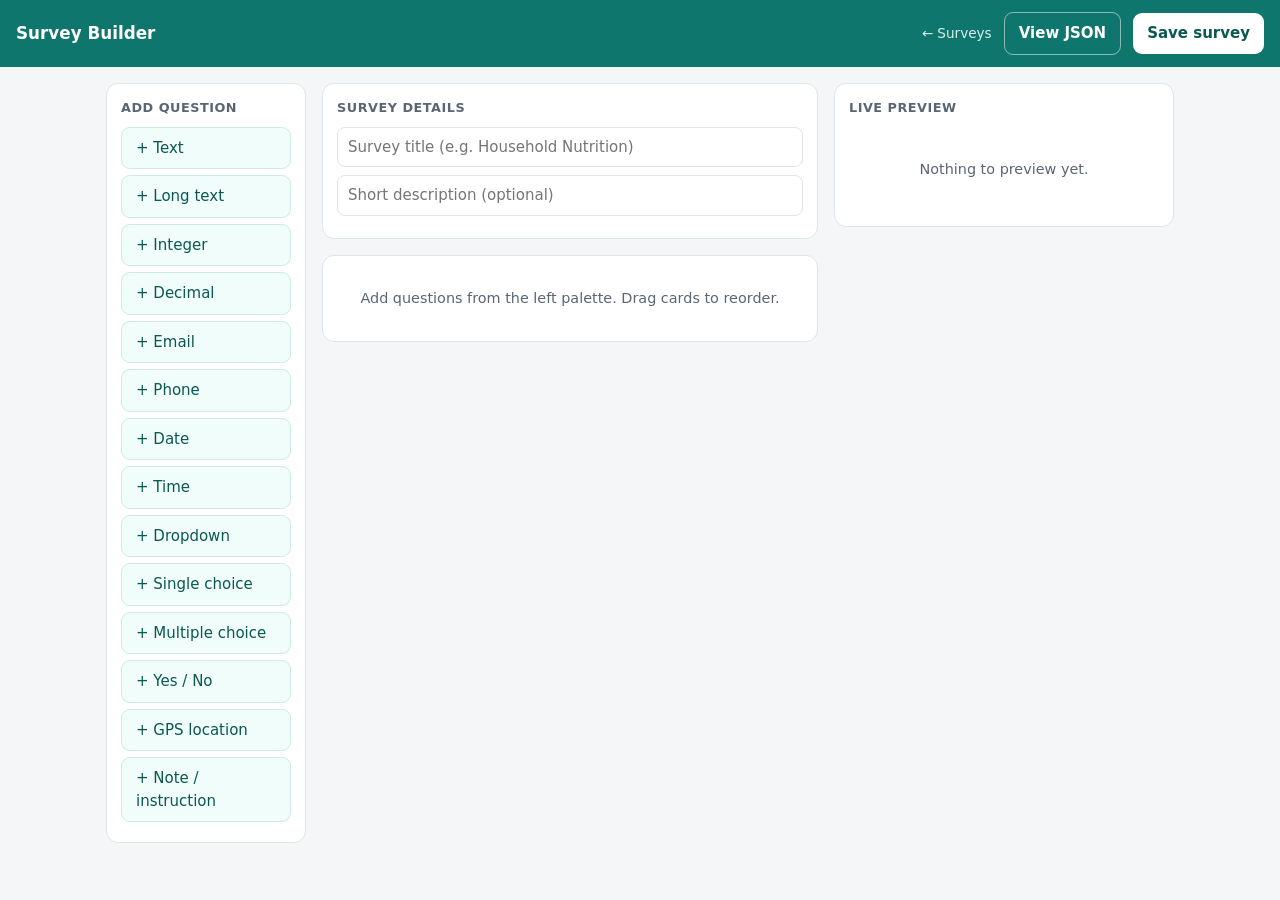
<file: www/builder.html>
<!DOCTYPE html>
<html lang="en">
<head>
  <meta charset="UTF-8">
  <meta name="viewport" content="width=device-width, initial-scale=1">
  <meta name="theme-color" content="#0f766e">
  <title>NomadForms — Survey Builder</title>
  <style>
    :root { --brand:#0f766e; --brand-d:#0b5850; --bg:#f4f6f8; --card:#fff;
            --ink:#1a2430; --muted:#5b6673; --line:#dfe4e9; --err:#b91c1c; }
    * { box-sizing:border-box; }
    body { margin:0; font:15px/1.5 system-ui,-apple-system,Segoe UI,Roboto,sans-serif;
           color:var(--ink); background:var(--bg); }
    header { position:sticky; top:0; z-index:20; background:var(--brand); color:#fff;
             padding:12px 16px; display:flex; align-items:center; gap:12px; flex-wrap:wrap; }
    header h1 { margin:0; font-size:1.05rem; font-weight:600; flex:1; }
    header a { color:#d7f0ec; text-decoration:none; font-size:.85rem; }
    button { font:inherit; font-weight:600; border:0; border-radius:9px; padding:9px 14px;
             cursor:pointer; min-height:40px; }
    .btn-pri { background:#fff; color:var(--brand-d); }
    .btn-ghost { background:transparent; color:#fff; border:1px solid rgba(255,255,255,.5); }
    .wrap { max-width:1100px; margin:0 auto; padding:16px; display:grid;
            grid-template-columns: 200px 1fr 340px; gap:16px; align-items:start; }
    @media (max-width:900px){ .wrap{ grid-template-columns:1fr; } .preview{ position:static; } }
    .panel { background:var(--card); border:1px solid var(--line); border-radius:12px; padding:14px; }
    .panel h2 { margin:0 0 10px; font-size:.8rem; text-transform:uppercase; letter-spacing:.04em; color:var(--muted); }
    .palette button { display:block; width:100%; text-align:left; background:#f0fdfa; color:var(--brand-d);
                      border:1px solid #cdeae6; margin-bottom:6px; font-weight:500; }
    .palette button:hover { background:#dff5f1; }
    .meta input { width:100%; min-height:40px; padding:8px 10px; border:1px solid var(--line);
                  border-radius:8px; font:inherit; margin-bottom:8px; }
    .card { background:var(--card); border:1px solid var(--line); border-radius:10px;
            padding:12px; margin-bottom:10px; cursor:grab; }
    .card.dragging { opacity:.5; } .card.over { border-color:var(--brand); box-shadow:0 0 0 2px #cdeae6; }
    .card-top { display:flex; align-items:center; gap:8px; margin-bottom:8px; }
    .drag { color:var(--muted); cursor:grab; user-select:none; }
    .badge { font-size:.7rem; background:#eef2f5; color:var(--muted); border-radius:20px; padding:2px 8px; }
    .card label { display:block; font-size:.72rem; color:var(--muted); margin:6px 0 2px; }
    .card input[type=text], .card select { width:100%; min-height:38px; padding:7px 9px;
            border:1px solid var(--line); border-radius:7px; font:inherit; }
    .row { display:flex; gap:8px; } .row > * { flex:1; }
    .card-actions { display:flex; justify-content:space-between; align-items:center; margin-top:8px; }
    .chk { display:flex; align-items:center; gap:6px; font-size:.85rem; color:var(--ink); }
    .chk input { width:18px; height:18px; }
    .del { background:transparent; color:var(--err); border:1px solid #f0caca; padding:6px 10px; font-size:.8rem; }
    .opts textarea { width:100%; min-height:60px; padding:7px 9px; border:1px solid var(--line);
                     border-radius:7px; font:inherit; resize:vertical; }
    .preview { position:sticky; top:72px; }
    .pv-field { border:1px solid var(--line); border-radius:9px; padding:10px 12px; margin-bottom:8px; background:#fbfcfd; }
    .pv-field .q { font-weight:600; font-size:.9rem; margin-bottom:5px; }
    .pv-field .req { color:var(--err); }
    .pv-field input, .pv-field select { width:100%; min-height:36px; padding:6px 8px;
            border:1px solid var(--line); border-radius:6px; font:inherit; background:#fff; }
    .pv-note { background:#f0fdfa; border-color:#99f6e4; color:#134e4a; font-size:.85rem; }
    .empty { color:var(--muted); text-align:center; padding:32px 12px; font-size:.9rem; }
    #toast { position:fixed; left:50%; bottom:24px; transform:translateX(-50%); background:var(--ink);
             color:#fff; padding:11px 18px; border-radius:9px; opacity:0; transition:.2s; pointer-events:none; z-index:30; }
    #toast.show { opacity:1; } #toast.ok{ background:#15803d; } #toast.err{ background:var(--err); }
    .hint { font-size:.72rem; color:var(--muted); margin-top:2px; }
  </style>
</head>
<body>
  <header>
    <h1>Survey Builder</h1>
    <a href="index.html">← Surveys</a>
    <button class="btn-ghost" id="preview-json">View JSON</button>
    <button class="btn-pri" id="save-btn">Save survey</button>
  </header>

  <div class="wrap">
    <aside class="panel palette">
      <h2>Add question</h2>
      <div id="palette"></div>
    </aside>

    <main>
      <div class="panel meta" style="margin-bottom:16px">
        <h2>Survey details</h2>
        <input id="survey-title" placeholder="Survey title (e.g. Household Nutrition)">
        <input id="survey-desc" placeholder="Short description (optional)">
      </div>
      <div id="questions"></div>
      <div class="empty panel" id="empty-hint">Add questions from the left palette. Drag cards to reorder.</div>
    </main>

    <aside class="panel preview">
      <h2>Live preview</h2>
      <div id="preview"></div>
    </aside>
  </div>
  <div id="toast"></div>

  <script>
  const params = new URLSearchParams(location.search);
  const API = (params.get('api') || '').replace(/\/$/, '') || location.origin;
  const EDIT_ID = params.get('survey'); // if present, we're editing

  // Question types offered in the palette. `opts` = has an options list.
  const TYPES = [
    { t:'text',         label:'Text' },
    { t:'textarea',     label:'Long text' },
    { t:'integer',      label:'Integer' },
    { t:'decimal',      label:'Decimal' },
    { t:'email',        label:'Email' },
    { t:'phone',        label:'Phone' },
    { t:'date',         label:'Date' },
    { t:'time',         label:'Time' },
    { t:'select',       label:'Dropdown', opts:true },
    { t:'radio',        label:'Single choice', opts:true },
    { t:'multi_select', label:'Multiple choice', opts:true },
    { t:'yes_no',       label:'Yes / No' },
    { t:'gps',          label:'GPS location' },
    { t:'note',         label:'Note / instruction' },
  ];
  const TYPE_META = Object.fromEntries(TYPES.map(x => [x.t, x]));

  let questions = []; // [{uid, id, type, label, required, hint, options[]}]
  let uidSeq = 1;

  // ---- Palette ------------------------------------------------------------
  const paletteEl = document.getElementById('palette');
  TYPES.forEach(x => {
    const b = document.createElement('button');
    b.textContent = '+ ' + x.label;
    b.onclick = () => addQuestion(x.t);
    paletteEl.appendChild(b);
  });

  function slug(s) {
    return (s || '').toLowerCase().replace(/[^a-z0-9]+/g, '_').replace(/^_|_$/g, '').slice(0, 40);
  }
  function uniqueId(base) {
    let id = base || 'q', n = 1;
    const taken = new Set(questions.map(q => q.id));
    let cand = id;
    while (taken.has(cand)) cand = id + '_' + (++n);
    return cand;
  }

  function addQuestion(type) {
    const meta = TYPE_META[type];
    const q = { uid: uidSeq++, type, id: uniqueId(type), label: '',
                required: false, hint: '', options: meta.opts ? ['Option 1', 'Option 2'] : [] };
    questions.push(q);
    renderCards(); renderPreview();
    // focus the new card's label
    const el = document.querySelector(`[data-uid="${q.uid}"] input.q-label`);
    if (el) el.focus();
  }

  // ---- Question cards -----------------------------------------------------
  const qEl = document.getElementById('questions');
  function renderCards() {
    document.getElementById('empty-hint').style.display = questions.length ? 'none' : '';
    qEl.innerHTML = '';
    questions.forEach((q, i) => qEl.appendChild(cardFor(q, i)));
  }

  function cardFor(q, i) {
    const meta = TYPE_META[q.type];
    const card = document.createElement('div');
    card.className = 'card'; card.dataset.uid = q.uid; card.draggable = true;
    card.innerHTML = `
      <div class="card-top">
        <span class="drag" title="Drag to reorder">⠿</span>
        <span class="badge">${meta.label}</span>
        <span style="flex:1"></span>
        <span class="hint">#${i + 1}</span>
      </div>
      <label>Question text</label>
      <input type="text" class="q-label" placeholder="e.g. Household head name" value="${esc(q.label)}">
      <div class="row">
        <div><label>Field id (for export)</label>
          <input type="text" class="q-id" value="${esc(q.id)}"></div>
        <div><label>Hint (optional)</label>
          <input type="text" class="q-hint" value="${esc(q.hint)}"></div>
      </div>
      ${meta.opts ? `<div class="opts"><label>Options (one per line)</label>
        <textarea class="q-opts">${esc((q.options || []).join('\n'))}</textarea></div>` : ''}
      <div class="card-actions">
        ${q.type === 'note' ? '<span class="hint">Notes are display-only</span>'
          : `<label class="chk"><input type="checkbox" class="q-req" ${q.required ? 'checked' : ''}> Required</label>`}
        <button class="del">Delete</button>
      </div>`;

    // Wire inputs
    const lbl = card.querySelector('.q-label');
    lbl.oninput = () => {
      q.label = lbl.value;
      // auto-derive id from label until the user edits id manually
      if (!q._idEdited) { q.id = uniqueId(slug(lbl.value) || q.type); idInput.value = q.id; }
      renderPreview();
    };
    const idInput = card.querySelector('.q-id');
    idInput.oninput = () => { q._idEdited = true; q.id = slug(idInput.value) || q.id; };
    idInput.onblur = () => { idInput.value = q.id; };
    card.querySelector('.q-hint').oninput = e => { q.hint = e.target.value; renderPreview(); };
    const req = card.querySelector('.q-req'); if (req) req.onchange = e => { q.required = e.target.checked; renderPreview(); };
    const opts = card.querySelector('.q-opts');
    if (opts) opts.oninput = () => { q.options = opts.value.split('\n').map(s => s.trim()).filter(Boolean); renderPreview(); };
    card.querySelector('.del').onclick = () => { questions = questions.filter(x => x.uid !== q.uid); renderCards(); renderPreview(); };

    wireDrag(card, q);
    return card;
  }

  // ---- Drag to reorder ----------------------------------------------------
  let dragUid = null;
  function wireDrag(card, q) {
    card.addEventListener('dragstart', e => { dragUid = q.uid; card.classList.add('dragging');
      e.dataTransfer.effectAllowed = 'move'; });
    card.addEventListener('dragend', () => { dragUid = null; card.classList.remove('dragging');
      document.querySelectorAll('.card.over').forEach(c => c.classList.remove('over')); });
    card.addEventListener('dragover', e => { e.preventDefault(); card.classList.add('over'); });
    card.addEventListener('dragleave', () => card.classList.remove('over'));
    card.addEventListener('drop', e => {
      e.preventDefault(); card.classList.remove('over');
      if (dragUid == null || dragUid === q.uid) return;
      const from = questions.findIndex(x => x.uid === dragUid);
      const to = questions.findIndex(x => x.uid === q.uid);
      const [moved] = questions.splice(from, 1);
      questions.splice(to, 0, moved);
      renderCards(); renderPreview();
    });
  }

  // ---- Live preview (mirrors collect.html rendering) ----------------------
  const pv = document.getElementById('preview');
  function renderPreview() {
    if (!questions.length) { pv.innerHTML = '<div class="empty">Nothing to preview yet.</div>'; return; }
    pv.innerHTML = questions.map(q => {
      if (q.type === 'note') return `<div class="pv-field pv-note">${esc(q.label || 'Note text')}</div>`;
      const req = q.required ? ' <span class="req">*</span>' : '';
      let ctl = '';
      switch (q.type) {
        case 'textarea': ctl = '<textarea rows="2" style="width:100%"></textarea>'; break;
        case 'integer': case 'decimal': ctl = '<input type="number" disabled>'; break;
        case 'date': ctl = '<input type="date" disabled>'; break;
        case 'time': ctl = '<input type="time" disabled>'; break;
        case 'select': ctl = `<select disabled><option>— select —</option>${(q.options||[]).map(o=>`<option>${esc(o)}</option>`).join('')}</select>`; break;
        case 'radio': case 'multi_select':
          ctl = (q.options||[]).map(o => `<div><input type="${q.type==='radio'?'radio':'checkbox'}" disabled> ${esc(o)}</div>`).join(''); break;
        case 'yes_no': ctl = '<div><input type="radio" disabled> Yes &nbsp; <input type="radio" disabled> No</div>'; break;
        case 'gps': ctl = '<input placeholder="lat,lng" disabled>'; break;
        default: ctl = '<input type="text" disabled>';
      }
      return `<div class="pv-field"><div class="q">${esc(q.label || '(untitled)')}${req}</div>
        ${q.hint ? `<div class="hint">${esc(q.hint)}</div>` : ''}${ctl}</div>`;
    }).join('');
  }

  // ---- Validation + save --------------------------------------------------
  function toSchema() {
    return questions.map(q => {
      const out = { id: q.id, type: q.type, label: q.label || q.id };
      if (q.required && q.type !== 'note') out.required = true;
      if (q.hint) out.hint = q.hint;
      if (TYPE_META[q.type].opts) out.options = q.options || [];
      return out;
    });
  }
  function problems() {
    const errs = [];
    if (!document.getElementById('survey-title').value.trim()) errs.push('Survey needs a title.');
    if (!questions.length) errs.push('Add at least one question.');
    const ids = {};
    questions.forEach((q, i) => {
      if (!q.label && q.type !== 'note') errs.push(`Question #${i+1} needs text.`);
      if (!q.id) errs.push(`Question #${i+1} needs a field id.`);
      ids[q.id] = (ids[q.id] || 0) + 1;
      if (TYPE_META[q.type].opts && (!q.options || !q.options.length))
        errs.push(`"${q.label || q.id}" needs at least one option.`);
    });
    Object.entries(ids).forEach(([id, n]) => { if (n > 1) errs.push(`Duplicate field id: ${id}`); });
    return errs;
  }

  document.getElementById('preview-json').onclick = () => {
    const payload = { title: document.getElementById('survey-title').value,
      description: document.getElementById('survey-desc').value, questions: toSchema() };
    const w = window.open('', '_blank');
    w.document.write('<pre style="padding:16px;font:13px monospace">' +
      esc(JSON.stringify(payload, null, 2)) + '</pre>');
  };

  document.getElementById('save-btn').onclick = async () => {
    const errs = problems();
    if (errs.length) { toast(errs[0], 'err'); return; }
    const payload = { title: document.getElementById('survey-title').value.trim(),
      description: document.getElementById('survey-desc').value.trim(), questions: toSchema() };
    const url = EDIT_ID ? `${API}/api/surveys/${EDIT_ID}` : `${API}/api/surveys`;
    const method = EDIT_ID ? 'PUT' : 'POST';
    try {
      const r = await fetch(url, { method, headers: { 'Content-Type': 'application/json' },
        body: JSON.stringify(payload) });
      const j = await r.json();
      if (!j.success) throw new Error(j.error || 'save failed');
      const id = (j.data && j.data.survey_id) || EDIT_ID;
      toast('Saved ✓', 'ok');
      setTimeout(() => { location.href = `collect.html?survey=${encodeURIComponent(id)}`; }, 700);
    } catch (e) { toast('Save failed: ' + e.message, 'err'); }
  };

  // ---- Load existing survey when editing ---------------------------------
  async function loadForEdit() {
    if (!EDIT_ID) { renderCards(); renderPreview(); return; }
    try {
      const r = await fetch(`${API}/api/surveys/${EDIT_ID}`);
      const j = await r.json();
      if (!j.success) throw new Error(j.error);
      document.getElementById('survey-title').value = j.data.survey.title || '';
      document.getElementById('survey-desc').value = j.data.survey.description || '';
      (j.data.questions || []).forEach(q => {
        questions.push({ uid: uidSeq++, type: (q.type||'text'), id: q.id || uniqueId('q'),
          label: q.label || '', required: !!q.required, hint: q.hint || '',
          options: q.options || q.choices || [], _idEdited: true });
      });
    } catch (e) { toast('Could not load survey to edit: ' + e.message, 'err'); }
    renderCards(); renderPreview();
  }

  // ---- helpers ------------------------------------------------------------
  function esc(s){ return String(s==null?'':s).replace(/[&<>"']/g, c =>
    ({'&':'&amp;','<':'&lt;','>':'&gt;','"':'&quot;',"'":'&#39;'}[c])); }
  let toastT; function toast(msg, kind){ const el=document.getElementById('toast');
    el.textContent=msg; el.className='show '+(kind||''); clearTimeout(toastT);
    toastT=setTimeout(()=>el.className='',2800); }

  loadForEdit();
  </script>
</body>
</html>
</file>
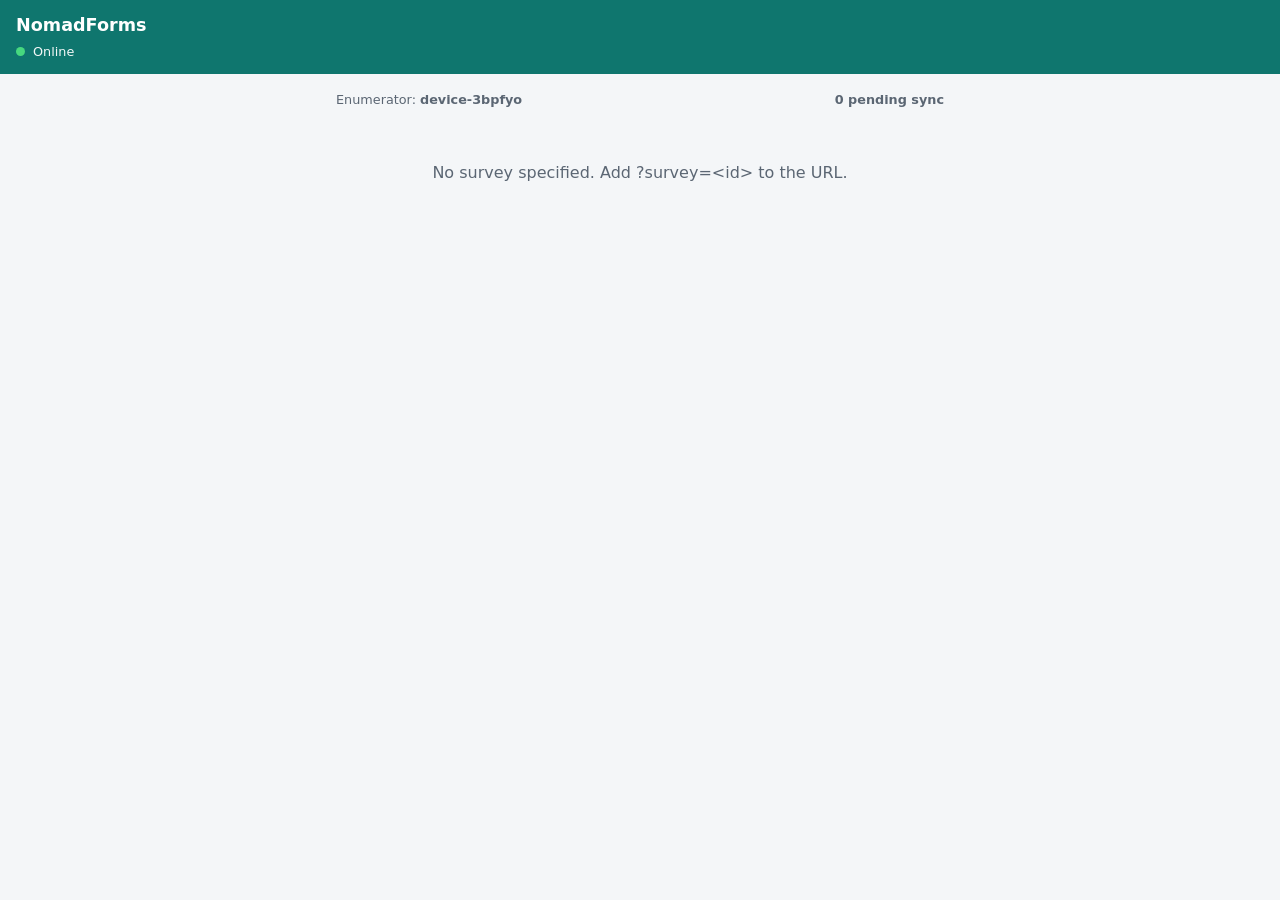
<file: www/collect.html>
<!DOCTYPE html>
<html lang="en">
<head>
  <meta charset="UTF-8">
  <meta name="viewport" content="width=device-width, initial-scale=1, viewport-fit=cover">
  <meta name="theme-color" content="#0f766e">
  <title>NomadForms — Collect</title>
  <link rel="manifest" href="manifest.json">
  <style>
    :root { --brand:#0f766e; --brand-d:#0b5850; --bg:#f4f6f8; --card:#fff;
            --ink:#1a2430; --muted:#5b6673; --line:#dfe4e9; --ok:#15803d;
            --warn:#b45309; --err:#b91c1c; --touch:48px; }
    * { box-sizing:border-box; -webkit-tap-highlight-color:transparent; }
    body { margin:0; font:16px/1.5 system-ui,-apple-system,Segoe UI,Roboto,sans-serif;
           color:var(--ink); background:var(--bg); }
    header { position:sticky; top:0; z-index:10; background:var(--brand); color:#fff;
             padding:calc(env(safe-area-inset-top) + 12px) 16px 12px; }
    header h1 { margin:0; font-size:1.1rem; font-weight:600; }
    #status { display:flex; gap:8px; align-items:center; font-size:.8rem; margin-top:4px; opacity:.95; }
    .dot { width:9px; height:9px; border-radius:50%; background:#fbbf24; }
    .dot.online { background:#4ade80; } .dot.offline { background:#f87171; }
    main { max-width:640px; margin:0 auto; padding:16px; }
    .field { background:var(--card); border:1px solid var(--line); border-radius:12px;
             padding:14px 16px; margin-bottom:12px; }
    .field label { display:block; font-weight:600; margin-bottom:8px; }
    .field .hint { font-weight:400; color:var(--muted); font-size:.85rem; margin-top:2px; }
    .req { color:var(--err); }
    input, select, textarea { width:100%; min-height:var(--touch); font-size:16px;
             padding:10px 12px; border:1px solid var(--line); border-radius:10px;
             background:#fff; color:var(--ink); }
    input:focus, select:focus, textarea:focus { outline:2px solid var(--brand); border-color:var(--brand); }
    textarea { min-height:88px; resize:vertical; }
    .choice { display:flex; align-items:center; gap:10px; min-height:var(--touch);
              padding:2px 0; font-weight:400; }
    .choice input { width:22px; height:22px; min-height:0; }
    .note { background:#f0fdfa; border-color:#99f6e4; color:#134e4a; }
    .gps-row { display:flex; gap:8px; align-items:center; }
    .gps-row input { flex:1; }
    button { font:inherit; font-weight:600; min-height:var(--touch); border:0;
             border-radius:10px; padding:12px 16px; cursor:pointer; }
    .btn-sec { background:#e6efee; color:var(--brand-d); }
    .btn-pri { background:var(--brand); color:#fff; width:100%; margin-top:4px; }
    .btn-pri:active { background:var(--brand-d); }
    .err-msg { color:var(--err); font-size:.85rem; margin-top:6px; display:none; }
    .field.invalid input, .field.invalid select, .field.invalid textarea { border-color:var(--err); }
    .field.invalid .err-msg { display:block; }
    #toast { position:fixed; left:50%; bottom:24px; transform:translateX(-50%);
             background:var(--ink); color:#fff; padding:12px 18px; border-radius:10px;
             font-size:.9rem; opacity:0; pointer-events:none; transition:opacity .2s; max-width:90%; }
    #toast.show { opacity:1; }
    #toast.ok { background:var(--ok); } #toast.warn { background:var(--warn); }
    .bar { display:flex; justify-content:space-between; align-items:center; gap:12px;
           font-size:.8rem; color:var(--muted); margin-bottom:12px; }
    #pending { font-weight:600; }
    .skeleton { color:var(--muted); text-align:center; padding:40px 0; }
  </style>
</head>
<body>
  <header>
    <h1 id="survey-title">NomadForms</h1>
    <div id="status"><span class="dot" id="net-dot"></span><span id="net-text">Checking…</span></div>
  </header>
  <main>
    <div class="bar">
      <span id="enum">Enumerator: <b id="enum-name">device</b></span>
      <span id="pending">0 pending sync</span>
    </div>
    <form id="survey-form"><div class="skeleton" id="loading">Loading survey…</div></form>
    <button type="button" class="btn-pri" id="submit-btn" hidden>Submit &amp; save</button>
  </main>
  <div id="toast"></div>

  <script>
  // ---- Config -------------------------------------------------------------
  // API base defaults to same origin; override with ?api=https://host:port
  const params = new URLSearchParams(location.search);
  const API = (params.get('api') || '').replace(/\/$/, '') || location.origin;
  const SURVEY_ID = params.get('survey');
  const ENUM = params.get('enum') || 'device-' + deviceTag();
  document.getElementById('enum-name').textContent = ENUM;

  function deviceTag() {
    let t = localStorage.getItem('nf_device');
    if (!t) { t = Math.random().toString(36).slice(2, 8); localStorage.setItem('nf_device', t); }
    return t;
  }
  function uuid() {
    return (crypto.randomUUID && crypto.randomUUID()) ||
      'xxxxxxxx-xxxx-4xxx-yxxx-xxxxxxxxxxxx'.replace(/[xy]/g, c => {
        const r = Math.random()*16|0; return (c==='x'?r:(r&0x3|0x8)).toString(16); });
  }

  // ---- Minimal correct IndexedDB wrapper ---------------------------------
  const DB_NAME = 'nomadforms', DB_VER = 1;
  function openDB() {
    return new Promise((res, rej) => {
      const r = indexedDB.open(DB_NAME, DB_VER);
      r.onupgradeneeded = () => {
        const db = r.result;
        if (!db.objectStoreNames.contains('queue'))
          db.createObjectStore('queue', { keyPath: 'response_id' });
        if (!db.objectStoreNames.contains('drafts'))
          db.createObjectStore('drafts', { keyPath: 'survey_id' });
        if (!db.objectStoreNames.contains('surveys'))
          db.createObjectStore('surveys', { keyPath: 'survey_id' });
      };
      r.onsuccess = () => res(r.result);
      r.onerror = () => rej(r.error);
    });
  }
  function tx(db, store, mode, fn) {
    return new Promise((res, rej) => {
      const t = db.transaction(store, mode);
      const s = t.objectStore(store);
      const out = fn(s);
      t.oncomplete = () => res(out && out.result !== undefined ? out.result : out);
      t.onerror = () => rej(t.error);
      t.onabort = () => rej(t.error);
    });
  }
  const idbPut  = (st, v)   => openDB().then(db => tx(db, st, 'readwrite', s => s.put(v)));
  const idbGet  = (st, k)   => openDB().then(db => tx(db, st, 'readonly',  s => s.get(k)));
  const idbDel  = (st, k)   => openDB().then(db => tx(db, st, 'readwrite', s => s.delete(k)));
  const idbAll  = (st)      => openDB().then(db => new Promise((res, rej) => {
      const out = []; const t = db.transaction(st, 'readonly');
      t.objectStore(st).openCursor().onsuccess = e => {
        const c = e.target.result; if (c) { out.push(c.value); c.continue(); } };
      t.oncomplete = () => res(out); t.onerror = () => rej(t.error); }));

  // ---- Network status -----------------------------------------------------
  const dot = document.getElementById('net-dot'), netText = document.getElementById('net-text');
  function setNet() {
    const on = navigator.onLine;
    dot.className = 'dot ' + (on ? 'online' : 'offline');
    netText.textContent = on ? 'Online' : 'Offline — data saved on device';
    if (on) flushQueue();
  }
  window.addEventListener('online', setNet);
  window.addEventListener('offline', setNet);

  async function updatePending() {
    const q = await idbAll('queue');
    document.getElementById('pending').textContent =
      q.length + ' pending sync';
  }

  // ---- Toast --------------------------------------------------------------
  let toastT;
  function toast(msg, kind) {
    const el = document.getElementById('toast');
    el.textContent = msg; el.className = 'show ' + (kind || '');
    clearTimeout(toastT); toastT = setTimeout(() => el.className = '', 2600);
  }

  // ---- Survey loading (network-first, cache fallback) --------------------
  let survey = null;
  async function loadSurvey() {
    if (!SURVEY_ID) { document.getElementById('loading').textContent =
      'No survey specified. Add ?survey=<id> to the URL.'; return; }
    try {
      const r = await fetch(`${API}/api/surveys/${SURVEY_ID}`);
      const j = await r.json();
      if (!j.success) throw new Error(j.error || 'not found');
      survey = { survey_id: SURVEY_ID, title: j.data.survey.title, questions: j.data.questions };
      await idbPut('surveys', survey);
    } catch (e) {
      survey = await idbGet('surveys', SURVEY_ID); // offline fallback
      if (!survey) { document.getElementById('loading').textContent =
        'Cannot load survey (offline and not cached).'; return; }
    }
    document.getElementById('survey-title').textContent = survey.title || 'Survey';
    renderForm(survey.questions || []);
    await restoreDraft();
    updatePending();
  }

  // ---- Rendering ----------------------------------------------------------
  function renderForm(questions) {
    const form = document.getElementById('survey-form');
    form.innerHTML = '';
    const list = Array.isArray(questions) ? questions : [];
    if (!list.length) { form.innerHTML =
      '<div class="skeleton">This survey has no questions yet.</div>'; return; }
    for (const q of list) form.appendChild(renderField(q));
    document.getElementById('submit-btn').hidden = false;
    form.addEventListener('input', debounce(saveDraft, 400));
    form.addEventListener('change', saveDraft);
  }

  function renderField(q) {
    const wrap = document.createElement('div');
    const type = (q.type || 'text').toLowerCase();
    if (type === 'note') {
      wrap.className = 'field note';
      wrap.innerHTML = `<div>${esc(q.label || q.id)}</div>`;
      return wrap;
    }
    wrap.className = 'field'; wrap.dataset.qid = q.id; wrap.dataset.type = type;
    if (q.required) wrap.dataset.required = '1';
    const label = `<label for="q_${esc(q.id)}">${esc(q.label || q.id)}` +
      (q.required ? ' <span class="req">*</span>' : '') +
      (q.hint ? `<span class="hint">${esc(q.hint)}</span>` : '') + `</label>`;
    let control = '';
    const id = `q_${esc(q.id)}`;
    switch (type) {
      case 'integer': control = `<input id="${id}" name="${esc(q.id)}" type="number" inputmode="numeric" step="1">`; break;
      case 'decimal': control = `<input id="${id}" name="${esc(q.id)}" type="number" inputmode="decimal" step="any">`; break;
      case 'email':   control = `<input id="${id}" name="${esc(q.id)}" type="email" inputmode="email">`; break;
      case 'phone':   control = `<input id="${id}" name="${esc(q.id)}" type="tel" inputmode="tel">`; break;
      case 'date':    control = `<input id="${id}" name="${esc(q.id)}" type="date">`; break;
      case 'time':    control = `<input id="${id}" name="${esc(q.id)}" type="time">`; break;
      case 'textarea':case 'long_text': control = `<textarea id="${id}" name="${esc(q.id)}"></textarea>`; break;
      case 'yes_no':  control = choices(q.id, [{v:'yes',l:'Yes'},{v:'no',l:'No'}], 'radio'); break;
      case 'select':  case 'single_select':
        control = `<select id="${id}" name="${esc(q.id)}"><option value="">— select —</option>` +
          optList(q).map(o => `<option value="${esc(o.v)}">${esc(o.l)}</option>`).join('') + `</select>`; break;
      case 'radio':   control = choices(q.id, optList(q), 'radio'); break;
      case 'multi_select': case 'checkbox':
        control = choices(q.id, optList(q), 'checkbox'); break;
      case 'gps':
        control = `<div class="gps-row"><input id="${id}" name="${esc(q.id)}" placeholder="lat,lng" readonly>` +
          `<button type="button" class="btn-sec" onclick="captureGPS('${esc(q.id)}')">📍 Capture</button></div>`; break;
      default:        control = `<input id="${id}" name="${esc(q.id)}" type="text">`;
    }
    wrap.innerHTML = label + control + `<div class="err-msg">This field is required.</div>`;
    return wrap;
  }
  function optList(q) {
    const opts = q.options || q.choices || [];
    return opts.map(o => typeof o === 'string' ? {v:o, l:o} : {v:o.value ?? o.v ?? o.id, l:o.label ?? o.l ?? o.value});
  }
  function choices(qid, opts, kind) {
    return opts.map((o,i) => `<label class="choice"><input type="${kind}" name="${esc(qid)}" ` +
      `value="${esc(o.v)}" id="q_${esc(qid)}_${i}">${esc(o.l)}</label>`).join('');
  }

  window.captureGPS = function(qid) {
    const el = document.querySelector(`[name="${cssEsc(qid)}"]`);
    if (!navigator.geolocation) { toast('No GPS on this device', 'warn'); return; }
    toast('Getting location…');
    navigator.geolocation.getCurrentPosition(
      p => { el.value = p.coords.latitude.toFixed(6) + ',' + p.coords.longitude.toFixed(6);
             saveDraft(); toast('Location captured', 'ok'); },
      () => toast('Location permission denied', 'warn'),
      { enableHighAccuracy:true, timeout:10000 });
  };

  // ---- Collect values -----------------------------------------------------
  function collect() {
    const data = {};
    document.querySelectorAll('.field[data-qid]').forEach(f => {
      const qid = f.dataset.qid, type = f.dataset.type;
      if (type === 'multi_select' || type === 'checkbox') {
        const v = [...f.querySelectorAll('input:checked')].map(i => i.value);
        if (v.length) data[qid] = v;
      } else if (type === 'yes_no' || type === 'radio') {
        const c = f.querySelector('input:checked'); if (c) data[qid] = c.value;
      } else {
        const c = f.querySelector('input,select,textarea');
        if (c && c.value !== '') data[qid] = c.value;
      }
    });
    return data;
  }
  function validate() {
    let ok = true;
    document.querySelectorAll('.field[data-required]').forEach(f => {
      const has = Object.prototype.hasOwnProperty.call(collect(), f.dataset.qid);
      f.classList.toggle('invalid', !has); if (!has) ok = false;
    });
    return ok;
  }

  // ---- Draft persistence --------------------------------------------------
  let sessionId = sessionStorage.getItem('nf_session') || uuid();
  sessionStorage.setItem('nf_session', sessionId);
  async function saveDraft() {
    if (!survey) return;
    await idbPut('drafts', { survey_id: survey.survey_id, session_id: sessionId,
      data: collect(), saved_at: new Date().toISOString() });
  }
  async function restoreDraft() {
    const d = await idbGet('drafts', SURVEY_ID);
    if (!d || !d.data) return;
    for (const [qid, val] of Object.entries(d.data)) setValue(qid, val);
    toast('Resumed saved draft');
  }
  function setValue(qid, val) {
    const f = document.querySelector(`.field[data-qid="${cssEsc(qid)}"]`); if (!f) return;
    const t = f.dataset.type;
    if (t === 'multi_select' || t === 'checkbox') {
      (Array.isArray(val)?val:[val]).forEach(v => {
        const c = f.querySelector(`input[value="${cssEsc(v)}"]`); if (c) c.checked = true; });
    } else if (t === 'yes_no' || t === 'radio') {
      const c = f.querySelector(`input[value="${cssEsc(val)}"]`); if (c) c.checked = true;
    } else { const c = f.querySelector('input,select,textarea'); if (c) c.value = val; }
  }

  // ---- Submit + sync ------------------------------------------------------
  document.getElementById('submit-btn').addEventListener('click', submitForm);
  async function submitForm() {
    if (!validate()) { toast('Please complete required fields', 'warn');
      document.querySelector('.field.invalid')?.scrollIntoView({behavior:'smooth', block:'center'}); return; }
    const submission = {
      response_id: uuid(), survey_id: survey.survey_id, session_id: sessionId,
      participant_id: null, is_offline: !navigator.onLine, responses: collect(),
      device_info: { enumerator: ENUM, ua: navigator.userAgent, at: new Date().toISOString() },
      submitted_at: new Date().toISOString()
    };
    await idbPut('queue', submission);       // durable first, always
    await idbDel('drafts', survey.survey_id);
    document.getElementById('survey-form').reset();
    document.querySelectorAll('.field.invalid').forEach(f => f.classList.remove('invalid'));
    sessionId = uuid(); sessionStorage.setItem('nf_session', sessionId);
    updatePending();
    if (navigator.onLine) { await flushQueue(); }
    else toast('Saved on device — will sync when online', 'ok');
  }

  let flushing = false;
  async function flushQueue() {
    if (flushing || !navigator.onLine) return;
    flushing = true;
    try {
      const q = await idbAll('queue');
      if (!q.length) { flushing = false; return; }
      const r = await fetch(`${API}/api/sync`, { method:'POST',
        headers:{'Content-Type':'application/json'}, body: JSON.stringify({ responses: q }) });
      const j = await r.json();
      if (j.success) {
        const failedIdx = new Set((j.data.errors||[]).map(e => e.index-1));
        for (let i=0;i<q.length;i++) if (!failedIdx.has(i)) await idbDel('queue', q[i].response_id);
        await updatePending();
        const synced = j.data.synced || 0;
        if (synced) toast(`Synced ${synced} submission${synced>1?'s':''}`, 'ok');
      }
    } catch (e) { /* stay queued; will retry on next online/submit */ }
    flushing = false;
  }

  // ---- helpers ------------------------------------------------------------
  function esc(s){ return String(s==null?'':s).replace(/[&<>"']/g, c =>
    ({'&':'&amp;','<':'&lt;','>':'&gt;','"':'&quot;',"'":'&#39;'}[c])); }
  function cssEsc(s){ return (window.CSS && CSS.escape) ? CSS.escape(s) : String(s).replace(/"/g,'\\"'); }
  function debounce(fn,ms){ let t; return (...a)=>{ clearTimeout(t); t=setTimeout(()=>fn(...a),ms); }; }

  if ('serviceWorker' in navigator)
    navigator.serviceWorker.register('service-worker.js').catch(()=>{});
  setNet(); loadSurvey();
  setInterval(flushQueue, 30000); // periodic auto-sync
  </script>
</body>
</html>
</file>
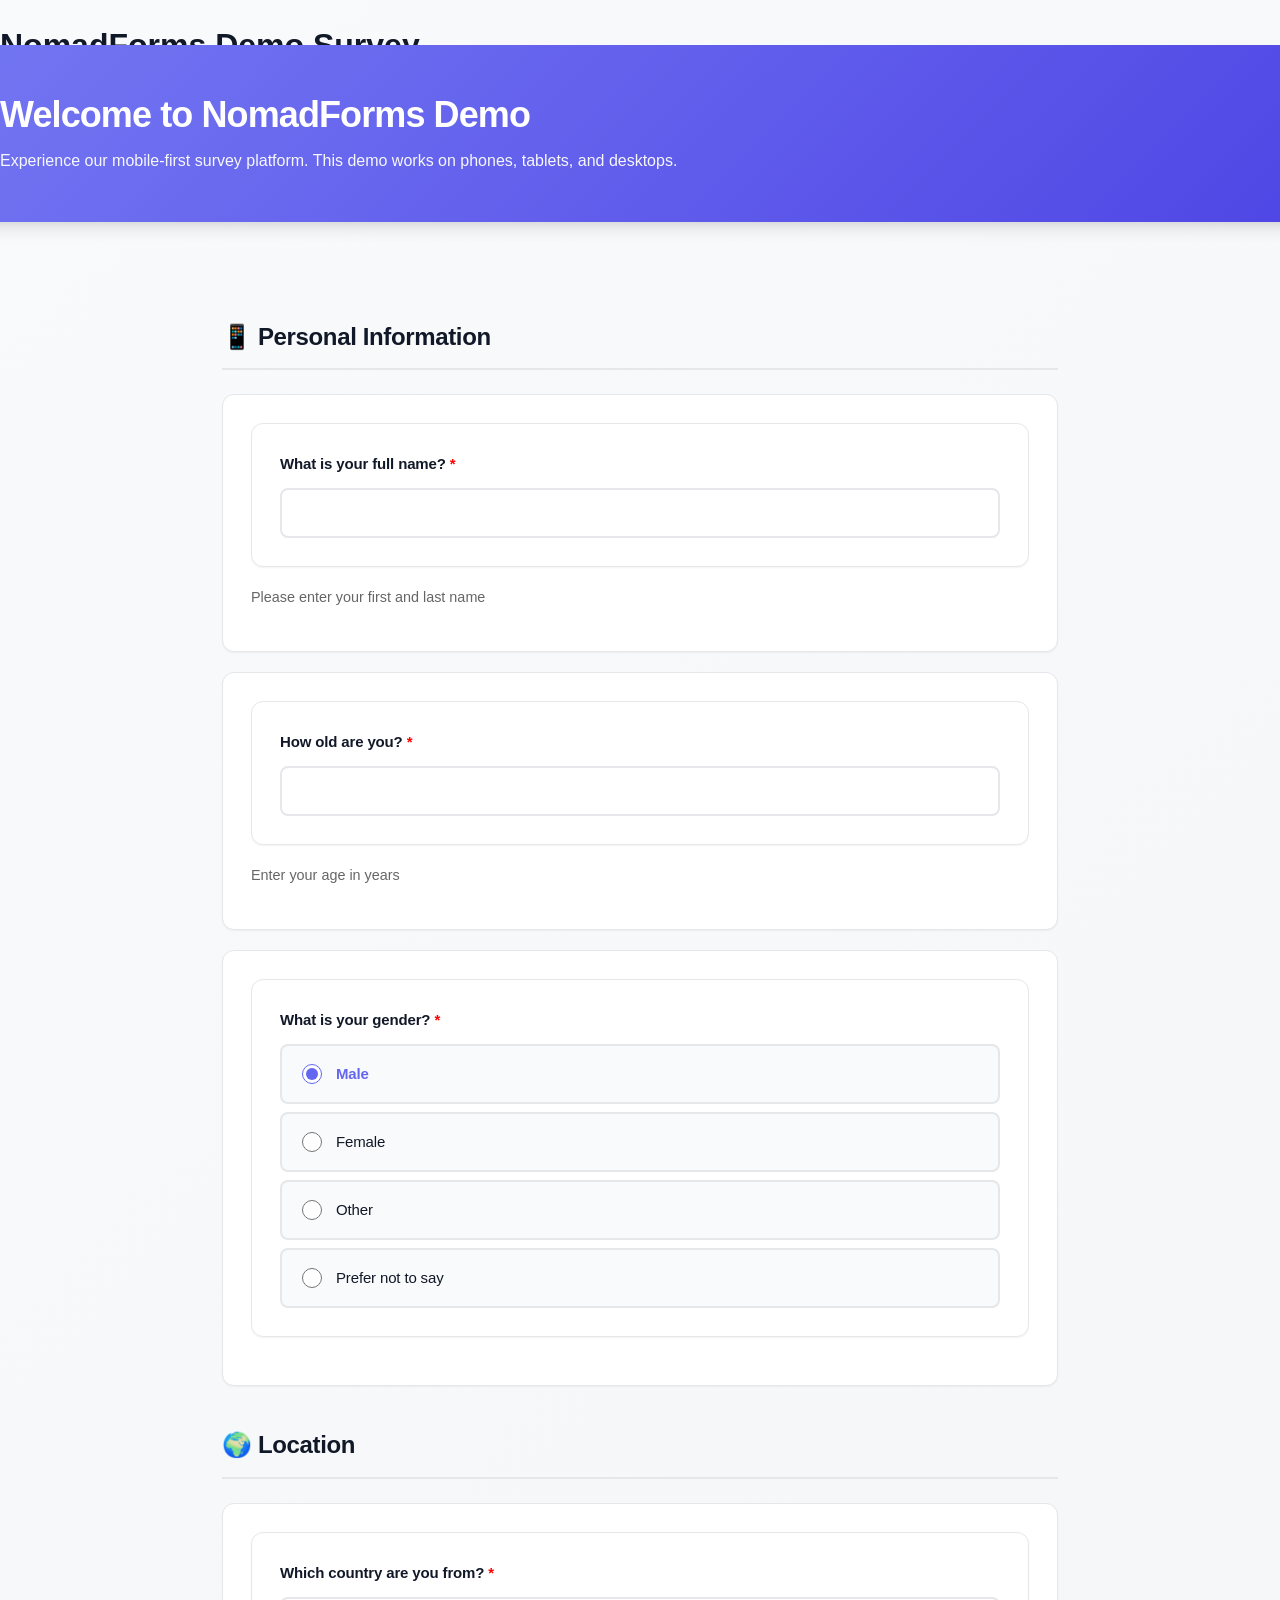
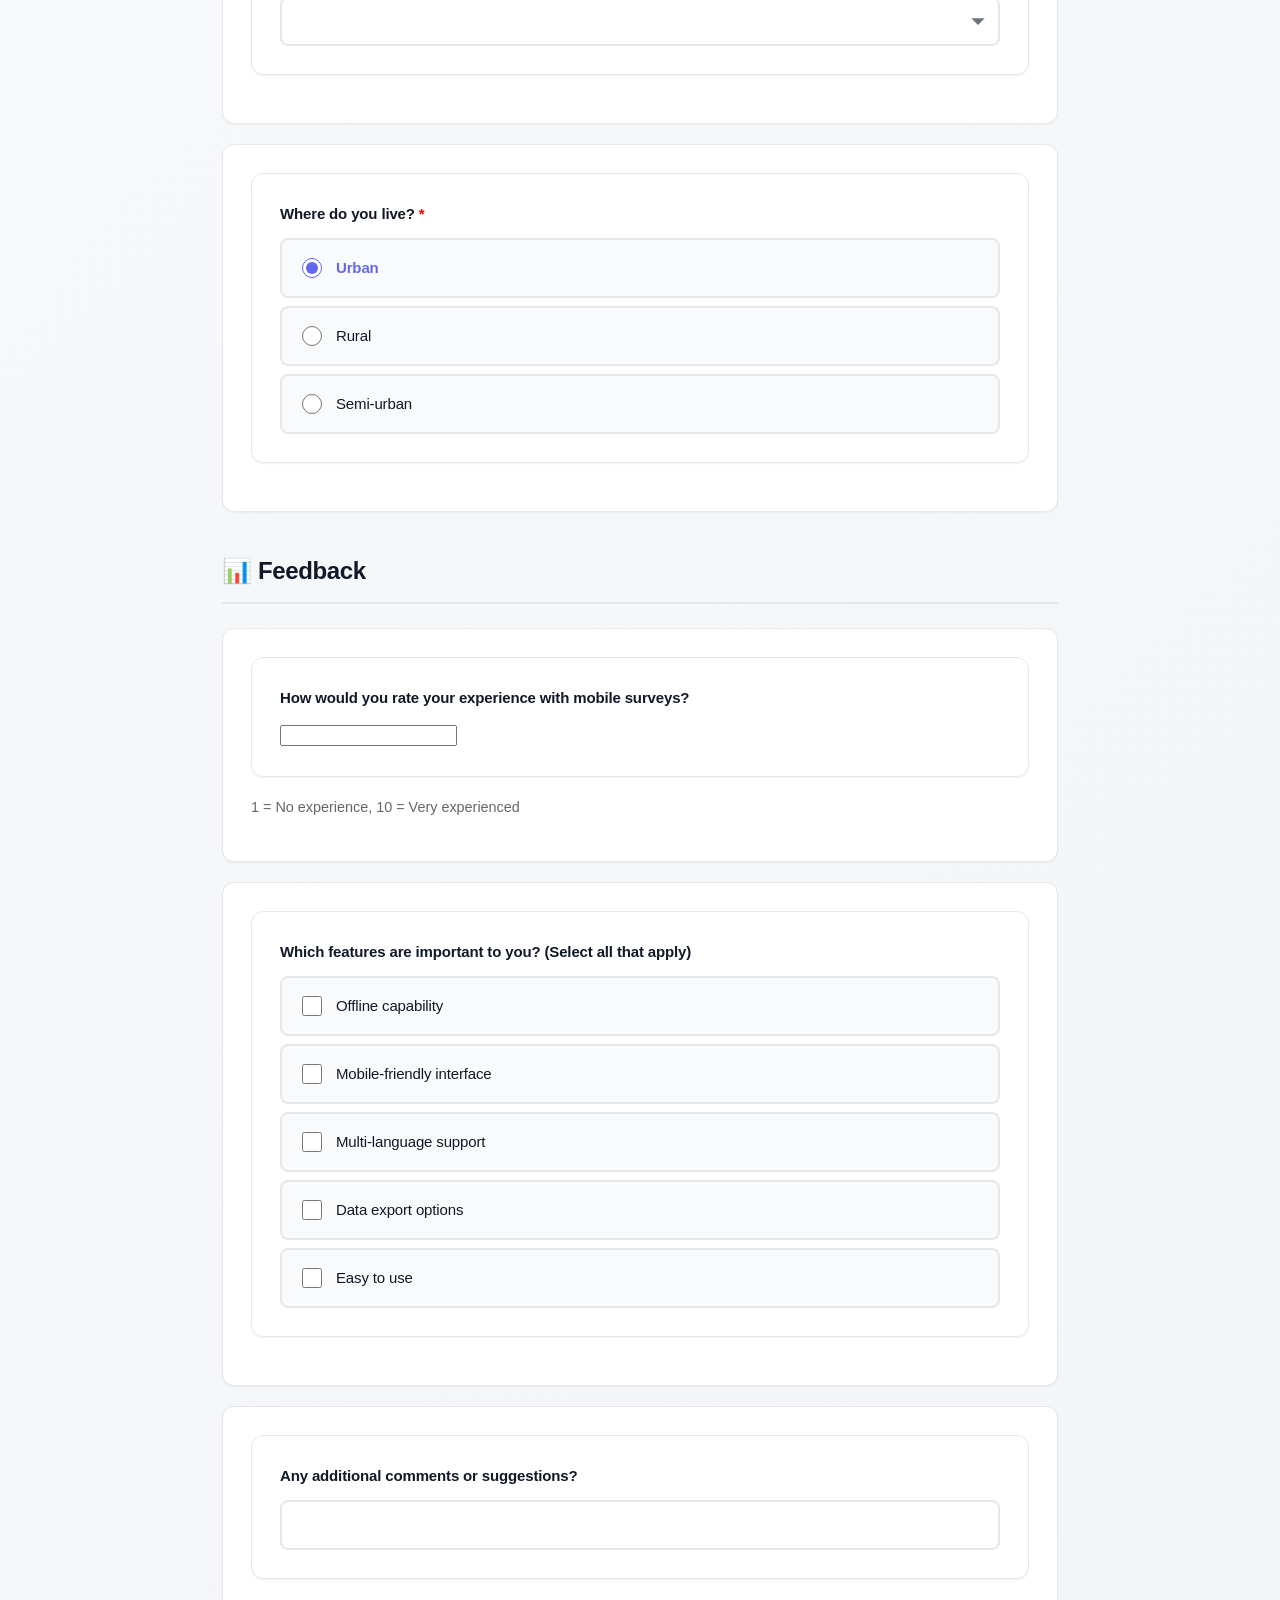
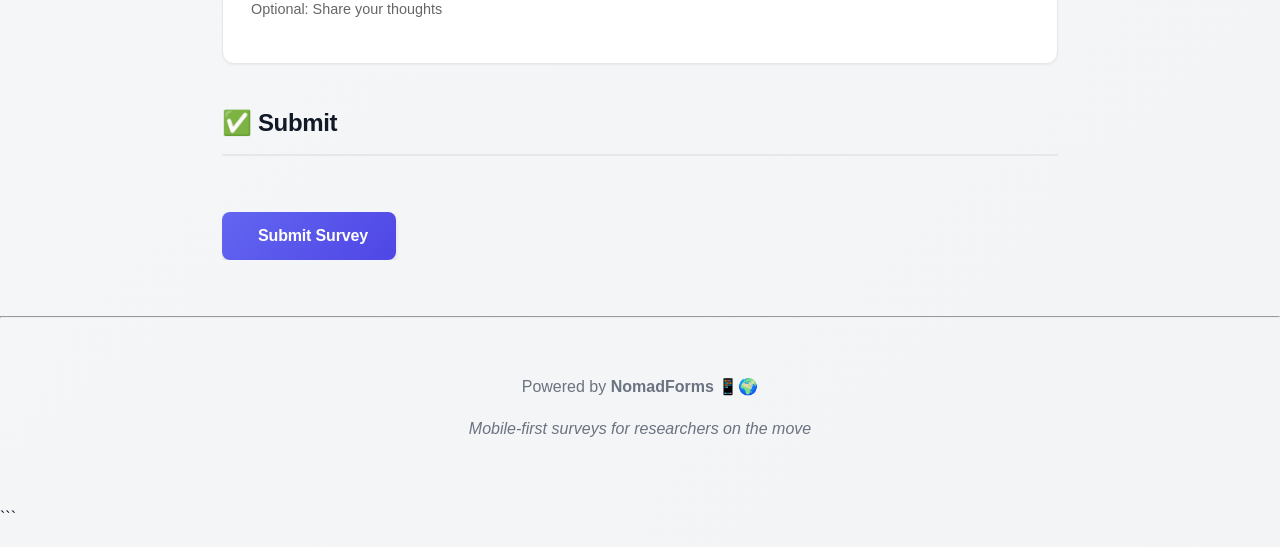
<file: examples/demo-survey/survey.html>
<!DOCTYPE html>
<html xmlns="http://www.w3.org/1999/xhtml" lang="en" xml:lang="en"><head>

<meta charset="utf-8">
<meta name="generator" content="quarto-1.7.31">

<meta name="viewport" content="width=device-width, initial-scale=1.0, user-scalable=yes">


<title>NomadForms Demo Survey</title>
<style>
code{white-space: pre-wrap;}
span.smallcaps{font-variant: small-caps;}
div.columns{display: flex; gap: min(4vw, 1.5em);}
div.column{flex: auto; overflow-x: auto;}
div.hanging-indent{margin-left: 1.5em; text-indent: -1.5em;}
ul.task-list{list-style: none;}
ul.task-list li input[type="checkbox"] {
  width: 0.8em;
  margin: 0 0.8em 0.2em -1em; /* quarto-specific, see https://github.com/quarto-dev/quarto-cli/issues/4556 */ 
  vertical-align: middle;
}
.display.math{display: block; text-align: center; margin: 0.5rem auto;}
</style>


<script src="survey_files/libs/clipboard/clipboard.min.js"></script>
<script src="survey_files/libs/quarto-html/tabby.min.js"></script>
<script src="survey_files/libs/quarto-html/popper.min.js"></script>
<script src="survey_files/libs/quarto-html/tippy.umd.min.js"></script>
<script src="survey_files/libs/quarto-html/anchor.min.js"></script>
<link href="survey_files/libs/quarto-html/tippy.css" rel="stylesheet">
<link href="survey_files/libs/quarto-html/light-border.css" rel="stylesheet">
<link href="survey_files/libs/quarto-html/quarto-html-435ba6093e6f0817aa7405139811e7b1.min.css" rel="stylesheet" append-hash="true" data-mode="light">
<link href="survey_files/libs/quarto-html/quarto-syntax-highlighting-e1a5c8363afafaef2c763b6775fbf3ca.css" rel="stylesheet" id="quarto-text-highlighting-styles">


<link rel="stylesheet" href="../../survey-runtime/inst/www/nomadforms.css">
</head>

<body>


<header id="title-block-header">
<h1 class="title">NomadForms Demo Survey</h1>

</header>


<section id="welcome-to-nomadforms-demo" class="survey-header">
<h1>Welcome to NomadForms Demo</h1>
<p>Experience our mobile-first survey platform. This demo works on phones, tablets, and desktops.</p>
</section>
<div class="container">
<h2 id="personal-information" class="anchored">📱 Personal Information</h2>
<div class="form-group">
<div class="cell">
<div class="cell-output-display">
<div>
<div class="form-group shiny-input-container">
<label class="control-label" id="name-label" for="name">What is your full name? <span style="color:red;">*</span></label>
<input id="name" type="text" class="shiny-input-text form-control" value="" data-update-on="change">
</div>
<p class="help-text" style="color: #666; font-size: 0.9em;">Please enter your first and last name</p>
</div>
</div>
</div>
</div>
<div class="form-group">
<div class="cell">
<div class="cell-output-display">
<div>
<div class="form-group shiny-input-container">
<label class="control-label" id="age-label" for="age">How old are you? <span style="color:red;">*</span></label>
<input id="age" type="number" class="shiny-input-number form-control" value="NA" data-update-on="change" min="0" max="120">
</div>
<p class="help-text" style="color: #666; font-size: 0.9em;">Enter your age in years</p>
</div>
</div>
</div>
</div>
<div class="form-group">
<div class="cell">
<div class="cell-output-display">
<div id="gender" class="form-group shiny-input-radiogroup shiny-input-container" role="radiogroup" aria-labelledby="gender-label">
<label class="control-label" id="gender-label" for="gender">What is your gender? <span style="color:red;">*</span></label>
<div class="shiny-options-group">
<div class="radio">
<label>
<input type="radio" name="gender" value="Male" checked="checked">
<span>Male</span>
</label>
</div>
<div class="radio">
<label>
<input type="radio" name="gender" value="Female">
<span>Female</span>
</label>
</div>
<div class="radio">
<label>
<input type="radio" name="gender" value="Other">
<span>Other</span>
</label>
</div>
<div class="radio">
<label>
<input type="radio" name="gender" value="Prefer not to say">
<span>Prefer not to say</span>
</label>
</div>
</div>
</div>
</div>
</div>
</div>
<h2 id="location" class="anchored">🌍 Location</h2>
<div class="form-group">
<div class="cell">
<div class="cell-output-display no-overflow-x">
<div class="form-group shiny-input-container">
<label class="control-label" id="country-label" for="country">Which country are you from? <span style="color:red;">*</span></label>
<div>
<select id="country" class="shiny-input-select"><option value="" selected=""></option>
<option value="Kenya">Kenya</option>
<option value="Uganda">Uganda</option>
<option value="Tanzania">Tanzania</option>
<option value="Rwanda">Rwanda</option>
<option value="Ethiopia">Ethiopia</option>
<option value="South Sudan">South Sudan</option>
<option value="Other">Other</option></select>
<script type="application/json" data-for="country">{"plugins":["selectize-plugin-a11y"]}</script>
</div>
</div>
</div>
</div>
</div>
<div class="form-group">
<div class="cell">
<div class="cell-output-display">
<div id="residence" class="form-group shiny-input-radiogroup shiny-input-container" role="radiogroup" aria-labelledby="residence-label">
<label class="control-label" id="residence-label" for="residence">Where do you live? <span style="color:red;">*</span></label>
<div class="shiny-options-group">
<div class="radio">
<label>
<input type="radio" name="residence" value="Urban" checked="checked">
<span>Urban</span>
</label>
</div>
<div class="radio">
<label>
<input type="radio" name="residence" value="Rural">
<span>Rural</span>
</label>
</div>
<div class="radio">
<label>
<input type="radio" name="residence" value="Semi-urban">
<span>Semi-urban</span>
</label>
</div>
</div>
</div>
</div>
</div>
</div>
<h2 id="feedback" class="anchored">📊 Feedback</h2>
<div class="form-group">
<div class="cell">
<div class="cell-output-display">
<div>
<div class="form-group shiny-input-container">
<label class="control-label" id="experience-label" for="experience">How would you rate your experience with mobile surveys?</label>
<input class="js-range-slider" id="experience" data-skin="shiny" data-min="1" data-max="10" data-from="1" data-step="1" data-grid="true" data-grid-num="9" data-grid-snap="false" data-prettify-separator="," data-prettify-enabled="true" data-keyboard="true" data-data-type="number">
</div>
<p class="help-text" style="color: #666; font-size: 0.9em;">1 = No experience, 10 = Very experienced</p>
</div>
</div>
</div>
</div>
<div class="form-group">
<div class="cell">
<div class="cell-output-display">
<div id="features" class="form-group shiny-input-checkboxgroup shiny-input-container" role="group" aria-labelledby="features-label">
<label class="control-label" id="features-label" for="features">Which features are important to you? (Select all that apply)</label>
<div class="shiny-options-group">
<div class="checkbox">
<label>
<input type="checkbox" name="features" value="Offline capability">
<span>Offline capability</span>
</label>
</div>
<div class="checkbox">
<label>
<input type="checkbox" name="features" value="Mobile-friendly interface">
<span>Mobile-friendly interface</span>
</label>
</div>
<div class="checkbox">
<label>
<input type="checkbox" name="features" value="Multi-language support">
<span>Multi-language support</span>
</label>
</div>
<div class="checkbox">
<label>
<input type="checkbox" name="features" value="Data export options">
<span>Data export options</span>
</label>
</div>
<div class="checkbox">
<label>
<input type="checkbox" name="features" value="Easy to use">
<span>Easy to use</span>
</label>
</div>
</div>
</div>
</div>
</div>
</div>
<div class="form-group">
<div class="cell">
<div class="cell-output-display">
<div>
<div class="form-group shiny-input-container">
<label class="control-label" id="comments-label" for="comments">Any additional comments or suggestions?</label>
<input id="comments" type="text" class="shiny-input-text form-control" value="" data-update-on="change">
</div>
<p class="help-text" style="color: #666; font-size: 0.9em;">Optional: Share your thoughts</p>
</div>
</div>
</div>
</div>
<h2 id="submit" class="anchored">✅ Submit</h2>
<div class="cell">
<div class="cell-output-display">
<div style="margin-top: 2rem;">
<button class="btn btn-default action-button btn btn-primary" id="submit" type="button">
<i class="far fa-paper-plane" role="presentation" aria-label="paper-plane icon"></i>
Submit Survey
</button>
</div>
</div>
</div>
</div>
<hr>
<div style="text-align: center; color: #6b7280; padding: 2rem 0;">
<p>
Powered by <strong>NomadForms</strong> 📱🌍
</p>
<p>
<em>Mobile-first surveys for researchers on the move</em>
</p>
</div>
<p>```</p>
<p>
<script type="application/shiny-prerendered" data-context="server-start">
# Add parent directory to library path to load nomadforms package
.libPaths(c("../../survey-runtime", .libPaths()))
suppressPackageStartupMessages({
  library(shiny)
  library(htmltools)
})

# Source the R files directly for development
source("../../survey-runtime/R/database.R")
source("../../survey-runtime/R/questions.R")
</script>
 
<script type="application/shiny-prerendered" data-context="server">
# Generate session ID
session_id <- paste0("demo_", format(Sys.time(), "%Y%m%d_%H%M%S"))

# Handle form submission
observeEvent(input$submit, {
  
  # Validate required fields
  validations <- list(
    name = nf_validate(input$name, rules = list(required = TRUE, type = "text"),
                       question_label = "Name"),
    age = nf_validate(input$age,
                      rules = list(required = TRUE, type = "numeric", min = 0, max = 120),
                      question_label = "Age"),
    gender = nf_validate(input$gender, rules = list(required = TRUE),
                         question_label = "Gender"),
    country = nf_validate(input$country, rules = list(required = TRUE),
                          question_label = "Country"),
    residence = nf_validate(input$residence, rules = list(required = TRUE),
                            question_label = "Residence")
  )

  # Check for validation errors
  errors <- sapply(validations, function(v) !v$valid)

  if (any(errors)) {
    error_fields <- names(errors)[errors]
    error_messages <- unlist(lapply(validations[errors], function(v) v$errors[[1]]))

    showNotification(
      paste("Please fix the following:", paste(error_messages, collapse = ", ")),
      type = "error",
      duration = 5
    )
    return()
  }
  
  # Collect responses
  responses <- list(
    session_id = session_id,
    name = input$name,
    age = input$age,
    gender = input$gender,
    country = input$country,
    residence = input$residence,
    experience = input$experience,
    features = paste(input$features, collapse = ", "),
    comments = input$comments,
    submitted_at = Sys.time()
  )
  
  # In a real app, you would save to database here:
  # conn <- nf_database(connection_string = Sys.getenv("DATABASE_URL"))
  # nf_save_response(conn, project_id, session_id, ...)
  
  # For demo, just show success message
  showNotification(
    HTML(paste0(
      "<strong>Success!<\u002fstrong><br>",
      "Survey submitted successfully!<br>",
      "Session ID: ", session_id
    )),
    type = "message",
    duration = 10
  )
  
  # Log to console for testing
  cat("\n=== Survey Response ===\n")
  print(responses)
  cat("=====================\n\n")
})
</script>
 
<script type="application/shiny-prerendered" data-context="server-extras">
ojs_define <- function(..., .session = shiny::getDefaultReactiveDomain()) {
  quos <- rlang::enquos(...)
  vars <- rlang::list2(...)
  nm <- names(vars)
  if (is.null(nm)) {
    nm <- rep_len("", length(vars))
  }
  mapply(
    function(q, nm, val) {
      # Infer name, if possible
      if (nm == "") {
        tryCatch(
          {
            nm <- rlang::as_name(q)
          },
          error = function(e) {
            code <- paste(collapse = "\n", deparse(rlang::f_rhs(q)))
            stop(
              "ojs_define() could not create a name for the argument: ",
              code
            )
          }
        )
      }
      .session$output[[nm]] <- val
      outputOptions(.session$output, nm, suspendWhenHidden = FALSE)
      .session$sendCustomMessage("ojs-export", list(name = nm))
      NULL
    },
    quos,
    nm,
    vars,
    SIMPLIFY = FALSE,
    USE.NAMES = FALSE
  )
  invisible()
}
</script>
</p>
<!--html_preserve-->
<script type="application/shiny-prerendered" data-context="dependencies">
{"type":"list","attributes":{},"value":[{"type":"list","attributes":{"names":{"type":"character","attributes":{},"value":["name","version","src","meta","script","stylesheet","head","attachment","package","all_files","pkgVersion"]},"class":{"type":"character","attributes":{},"value":["html_dependency"]}},"value":[{"type":"character","attributes":{},"value":["selectize"]},{"type":"character","attributes":{},"value":["0.15.2"]},{"type":"list","attributes":{"names":{"type":"character","attributes":{},"value":["file"]}},"value":[{"type":"character","attributes":{},"value":["www/shared/selectize"]}]},{"type":"NULL"},{"type":"character","attributes":{},"value":["js/selectize.min.js","accessibility/js/selectize-plugin-a11y.min.js"]},{"type":"character","attributes":{},"value":["css/selectize.bootstrap3.css"]},{"type":"NULL"},{"type":"NULL"},{"type":"character","attributes":{},"value":["shiny"]},{"type":"logical","attributes":{},"value":[true]},{"type":"character","attributes":{},"value":["1.11.1"]}]},{"type":"list","attributes":{"names":{"type":"character","attributes":{},"value":["name","version","src","meta","script","stylesheet","head","attachment","package","all_files","pkgVersion"]},"class":{"type":"character","attributes":{},"value":["html_dependency"]}},"value":[{"type":"character","attributes":{},"value":["ionrangeslider-javascript"]},{"type":"character","attributes":{},"value":["2.3.1"]},{"type":"list","attributes":{"names":{"type":"character","attributes":{},"value":["file"]}},"value":[{"type":"character","attributes":{},"value":["www/shared/ionrangeslider"]}]},{"type":"NULL"},{"type":"character","attributes":{},"value":["js/ion.rangeSlider.min.js"]},{"type":"NULL"},{"type":"NULL"},{"type":"NULL"},{"type":"character","attributes":{},"value":["shiny"]},{"type":"logical","attributes":{},"value":[true]},{"type":"character","attributes":{},"value":["1.11.1"]}]},{"type":"list","attributes":{"names":{"type":"character","attributes":{},"value":["name","version","src","meta","script","stylesheet","head","attachment","package","all_files","pkgVersion"]},"class":{"type":"character","attributes":{},"value":["html_dependency"]}},"value":[{"type":"character","attributes":{},"value":["strftime"]},{"type":"character","attributes":{},"value":["0.9.2"]},{"type":"list","attributes":{"names":{"type":"character","attributes":{},"value":["file"]}},"value":[{"type":"character","attributes":{},"value":["www/shared/strftime"]}]},{"type":"NULL"},{"type":"character","attributes":{},"value":["strftime-min.js"]},{"type":"NULL"},{"type":"NULL"},{"type":"NULL"},{"type":"character","attributes":{},"value":["shiny"]},{"type":"logical","attributes":{},"value":[true]},{"type":"character","attributes":{},"value":["1.11.1"]}]},{"type":"list","attributes":{"names":{"type":"character","attributes":{},"value":["name","version","src","meta","script","stylesheet","head","attachment","package","all_files","pkgVersion"]},"class":{"type":"character","attributes":{},"value":["html_dependency"]}},"value":[{"type":"character","attributes":{},"value":["ionrangeslider-css"]},{"type":"character","attributes":{},"value":["2.3.1"]},{"type":"list","attributes":{"names":{"type":"character","attributes":{},"value":["file"]}},"value":[{"type":"character","attributes":{},"value":["www/shared/ionrangeslider"]}]},{"type":"NULL"},{"type":"NULL"},{"type":"character","attributes":{},"value":["css/ion.rangeSlider.css"]},{"type":"NULL"},{"type":"NULL"},{"type":"character","attributes":{},"value":["shiny"]},{"type":"logical","attributes":{},"value":[true]},{"type":"character","attributes":{},"value":["1.11.1"]}]},{"type":"list","attributes":{"names":{"type":"character","attributes":{},"value":["name","version","src","meta","script","stylesheet","head","attachment","package","all_files","pkgVersion"]},"class":{"type":"character","attributes":{},"value":["html_dependency"]}},"value":[{"type":"character","attributes":{},"value":["font-awesome"]},{"type":"character","attributes":{},"value":["6.5.2"]},{"type":"list","attributes":{"names":{"type":"character","attributes":{},"value":["file"]}},"value":[{"type":"character","attributes":{},"value":["fontawesome"]}]},{"type":"NULL"},{"type":"NULL"},{"type":"character","attributes":{},"value":["css/all.min.css","css/v4-shims.min.css"]},{"type":"NULL"},{"type":"NULL"},{"type":"character","attributes":{},"value":["fontawesome"]},{"type":"logical","attributes":{},"value":[true]},{"type":"character","attributes":{},"value":["0.5.3"]}]}]}
</script>
<!--/html_preserve-->
<!--html_preserve-->
<script type="application/shiny-prerendered" data-context="execution_dependencies">
{"type":"list","attributes":{"names":{"type":"character","attributes":{},"value":["packages"]}},"value":[{"type":"list","attributes":{"names":{"type":"character","attributes":{},"value":["packages","version"]},"class":{"type":"character","attributes":{},"value":["data.frame"]},"row.names":{"type":"integer","attributes":{},"value":[1,2,3,4,5,6,7,8,9,10,11,12,13,14,15,16,17,18,19,20,21,22,23,24,25,26,27,28,29,30,31,32,33,34,35,36,37]}},"value":[{"type":"character","attributes":{},"value":["base","bslib","cachem","cli","compiler","datasets","digest","evaluate","fastmap","fontawesome","graphics","grDevices","htmltools","htmlwidgets","httpuv","jquerylib","jsonlite","knitr","later","lifecycle","magrittr","memoise","methods","mime","promises","R6","Rcpp","rlang","rmarkdown","sass","shiny","stats","tools","utils","xfun","xtable","yaml"]},{"type":"character","attributes":{},"value":["4.4.3","0.9.0","1.1.0","3.6.5","4.4.3","4.4.3","0.6.37","1.0.3","1.2.0","0.5.3","4.4.3","4.4.3","0.5.8.1","1.6.4","1.6.16","0.1.4","2.0.0","1.50","1.4.2","1.0.4","2.0.3","2.0.1","4.4.3","0.13","1.3.3","2.6.1","1.1.0","1.1.6","2.30","0.4.10","1.11.1","4.4.3","4.4.3","4.4.3","0.52","1.8-4","2.3.10"]}]}]}
</script>
<!--/html_preserve-->

<script id="quarto-html-after-body" type="application/javascript">
  window.document.addEventListener("DOMContentLoaded", function (event) {
    const tabsets =  window.document.querySelectorAll(".panel-tabset-tabby")
    tabsets.forEach(function(tabset) {
      const tabby = new Tabby('#' + tabset.id);
    });
    const icon = "";
    const anchorJS = new window.AnchorJS();
    anchorJS.options = {
      placement: 'right',
      icon: icon
    };
    anchorJS.add('.anchored');
    const isCodeAnnotation = (el) => {
      for (const clz of el.classList) {
        if (clz.startsWith('code-annotation-')) {                     
          return true;
        }
      }
      return false;
    }
    const onCopySuccess = function(e) {
      // button target
      const button = e.trigger;
      // don't keep focus
      button.blur();
      // flash "checked"
      button.classList.add('code-copy-button-checked');
      var currentTitle = button.getAttribute("title");
      button.setAttribute("title", "Copied!");
      let tooltip;
      if (window.bootstrap) {
        button.setAttribute("data-bs-toggle", "tooltip");
        button.setAttribute("data-bs-placement", "left");
        button.setAttribute("data-bs-title", "Copied!");
        tooltip = new bootstrap.Tooltip(button, 
          { trigger: "manual", 
            customClass: "code-copy-button-tooltip",
            offset: [0, -8]});
        tooltip.show();    
      }
      setTimeout(function() {
        if (tooltip) {
          tooltip.hide();
          button.removeAttribute("data-bs-title");
          button.removeAttribute("data-bs-toggle");
          button.removeAttribute("data-bs-placement");
        }
        button.setAttribute("title", currentTitle);
        button.classList.remove('code-copy-button-checked');
      }, 1000);
      // clear code selection
      e.clearSelection();
    }
    const getTextToCopy = function(trigger) {
        const codeEl = trigger.previousElementSibling.cloneNode(true);
        for (const childEl of codeEl.children) {
          if (isCodeAnnotation(childEl)) {
            childEl.remove();
          }
        }
        return codeEl.innerText;
    }
    const clipboard = new window.ClipboardJS('.code-copy-button:not([data-in-quarto-modal])', {
      text: getTextToCopy
    });
    clipboard.on('success', onCopySuccess);
    if (window.document.getElementById('quarto-embedded-source-code-modal')) {
      const clipboardModal = new window.ClipboardJS('.code-copy-button[data-in-quarto-modal]', {
        text: getTextToCopy,
        container: window.document.getElementById('quarto-embedded-source-code-modal')
      });
      clipboardModal.on('success', onCopySuccess);
    }
      var localhostRegex = new RegExp(/^(?:http|https):\/\/localhost\:?[0-9]*\//);
      var mailtoRegex = new RegExp(/^mailto:/);
        var filterRegex = new RegExp('/' + window.location.host + '/');
      var isInternal = (href) => {
          return filterRegex.test(href) || localhostRegex.test(href) || mailtoRegex.test(href);
      }
      // Inspect non-navigation links and adorn them if external
     var links = window.document.querySelectorAll('a[href]:not(.nav-link):not(.navbar-brand):not(.toc-action):not(.sidebar-link):not(.sidebar-item-toggle):not(.pagination-link):not(.no-external):not([aria-hidden]):not(.dropdown-item):not(.quarto-navigation-tool):not(.about-link)');
      for (var i=0; i<links.length; i++) {
        const link = links[i];
        if (!isInternal(link.href)) {
          // undo the damage that might have been done by quarto-nav.js in the case of
          // links that we want to consider external
          if (link.dataset.originalHref !== undefined) {
            link.href = link.dataset.originalHref;
          }
        }
      }
    function tippyHover(el, contentFn, onTriggerFn, onUntriggerFn) {
      const config = {
        allowHTML: true,
        maxWidth: 500,
        delay: 100,
        arrow: false,
        appendTo: function(el) {
            return el.parentElement;
        },
        interactive: true,
        interactiveBorder: 10,
        theme: 'light-border',
        placement: 'bottom-start',
      };
      if (contentFn) {
        config.content = contentFn;
      }
      if (onTriggerFn) {
        config.onTrigger = onTriggerFn;
      }
      if (onUntriggerFn) {
        config.onUntrigger = onUntriggerFn;
      }
      window.tippy(el, config); 
    }
    const noterefs = window.document.querySelectorAll('a[role="doc-noteref"]');
    for (var i=0; i<noterefs.length; i++) {
      const ref = noterefs[i];
      tippyHover(ref, function() {
        // use id or data attribute instead here
        let href = ref.getAttribute('data-footnote-href') || ref.getAttribute('href');
        try { href = new URL(href).hash; } catch {}
        const id = href.replace(/^#\/?/, "");
        const note = window.document.getElementById(id);
        if (note) {
          return note.innerHTML;
        } else {
          return "";
        }
      });
    }
    const xrefs = window.document.querySelectorAll('a.quarto-xref');
    const processXRef = (id, note) => {
      // Strip column container classes
      const stripColumnClz = (el) => {
        el.classList.remove("page-full", "page-columns");
        if (el.children) {
          for (const child of el.children) {
            stripColumnClz(child);
          }
        }
      }
      stripColumnClz(note)
      if (id === null || id.startsWith('sec-')) {
        // Special case sections, only their first couple elements
        const container = document.createElement("div");
        if (note.children && note.children.length > 2) {
          container.appendChild(note.children[0].cloneNode(true));
          for (let i = 1; i < note.children.length; i++) {
            const child = note.children[i];
            if (child.tagName === "P" && child.innerText === "") {
              continue;
            } else {
              container.appendChild(child.cloneNode(true));
              break;
            }
          }
          if (window.Quarto?.typesetMath) {
            window.Quarto.typesetMath(container);
          }
          return container.innerHTML
        } else {
          if (window.Quarto?.typesetMath) {
            window.Quarto.typesetMath(note);
          }
          return note.innerHTML;
        }
      } else {
        // Remove any anchor links if they are present
        const anchorLink = note.querySelector('a.anchorjs-link');
        if (anchorLink) {
          anchorLink.remove();
        }
        if (window.Quarto?.typesetMath) {
          window.Quarto.typesetMath(note);
        }
        if (note.classList.contains("callout")) {
          return note.outerHTML;
        } else {
          return note.innerHTML;
        }
      }
    }
    for (var i=0; i<xrefs.length; i++) {
      const xref = xrefs[i];
      tippyHover(xref, undefined, function(instance) {
        instance.disable();
        let url = xref.getAttribute('href');
        let hash = undefined; 
        if (url.startsWith('#')) {
          hash = url;
        } else {
          try { hash = new URL(url).hash; } catch {}
        }
        if (hash) {
          const id = hash.replace(/^#\/?/, "");
          const note = window.document.getElementById(id);
          if (note !== null) {
            try {
              const html = processXRef(id, note.cloneNode(true));
              instance.setContent(html);
            } finally {
              instance.enable();
              instance.show();
            }
          } else {
            // See if we can fetch this
            fetch(url.split('#')[0])
            .then(res => res.text())
            .then(html => {
              const parser = new DOMParser();
              const htmlDoc = parser.parseFromString(html, "text/html");
              const note = htmlDoc.getElementById(id);
              if (note !== null) {
                const html = processXRef(id, note);
                instance.setContent(html);
              } 
            }).finally(() => {
              instance.enable();
              instance.show();
            });
          }
        } else {
          // See if we can fetch a full url (with no hash to target)
          // This is a special case and we should probably do some content thinning / targeting
          fetch(url)
          .then(res => res.text())
          .then(html => {
            const parser = new DOMParser();
            const htmlDoc = parser.parseFromString(html, "text/html");
            const note = htmlDoc.querySelector('main.content');
            if (note !== null) {
              // This should only happen for chapter cross references
              // (since there is no id in the URL)
              // remove the first header
              if (note.children.length > 0 && note.children[0].tagName === "HEADER") {
                note.children[0].remove();
              }
              const html = processXRef(null, note);
              instance.setContent(html);
            } 
          }).finally(() => {
            instance.enable();
            instance.show();
          });
        }
      }, function(instance) {
      });
    }
        let selectedAnnoteEl;
        const selectorForAnnotation = ( cell, annotation) => {
          let cellAttr = 'data-code-cell="' + cell + '"';
          let lineAttr = 'data-code-annotation="' +  annotation + '"';
          const selector = 'span[' + cellAttr + '][' + lineAttr + ']';
          return selector;
        }
        const selectCodeLines = (annoteEl) => {
          const doc = window.document;
          const targetCell = annoteEl.getAttribute("data-target-cell");
          const targetAnnotation = annoteEl.getAttribute("data-target-annotation");
          const annoteSpan = window.document.querySelector(selectorForAnnotation(targetCell, targetAnnotation));
          const lines = annoteSpan.getAttribute("data-code-lines").split(",");
          const lineIds = lines.map((line) => {
            return targetCell + "-" + line;
          })
          let top = null;
          let height = null;
          let parent = null;
          if (lineIds.length > 0) {
              //compute the position of the single el (top and bottom and make a div)
              const el = window.document.getElementById(lineIds[0]);
              top = el.offsetTop;
              height = el.offsetHeight;
              parent = el.parentElement.parentElement;
            if (lineIds.length > 1) {
              const lastEl = window.document.getElementById(lineIds[lineIds.length - 1]);
              const bottom = lastEl.offsetTop + lastEl.offsetHeight;
              height = bottom - top;
            }
            if (top !== null && height !== null && parent !== null) {
              // cook up a div (if necessary) and position it 
              let div = window.document.getElementById("code-annotation-line-highlight");
              if (div === null) {
                div = window.document.createElement("div");
                div.setAttribute("id", "code-annotation-line-highlight");
                div.style.position = 'absolute';
                parent.appendChild(div);
              }
              div.style.top = top - 2 + "px";
              div.style.height = height + 4 + "px";
              div.style.left = 0;
              let gutterDiv = window.document.getElementById("code-annotation-line-highlight-gutter");
              if (gutterDiv === null) {
                gutterDiv = window.document.createElement("div");
                gutterDiv.setAttribute("id", "code-annotation-line-highlight-gutter");
                gutterDiv.style.position = 'absolute';
                const codeCell = window.document.getElementById(targetCell);
                const gutter = codeCell.querySelector('.code-annotation-gutter');
                gutter.appendChild(gutterDiv);
              }
              gutterDiv.style.top = top - 2 + "px";
              gutterDiv.style.height = height + 4 + "px";
            }
            selectedAnnoteEl = annoteEl;
          }
        };
        const unselectCodeLines = () => {
          const elementsIds = ["code-annotation-line-highlight", "code-annotation-line-highlight-gutter"];
          elementsIds.forEach((elId) => {
            const div = window.document.getElementById(elId);
            if (div) {
              div.remove();
            }
          });
          selectedAnnoteEl = undefined;
        };
          // Handle positioning of the toggle
      window.addEventListener(
        "resize",
        throttle(() => {
          elRect = undefined;
          if (selectedAnnoteEl) {
            selectCodeLines(selectedAnnoteEl);
          }
        }, 10)
      );
      function throttle(fn, ms) {
      let throttle = false;
      let timer;
        return (...args) => {
          if(!throttle) { // first call gets through
              fn.apply(this, args);
              throttle = true;
          } else { // all the others get throttled
              if(timer) clearTimeout(timer); // cancel #2
              timer = setTimeout(() => {
                fn.apply(this, args);
                timer = throttle = false;
              }, ms);
          }
        };
      }
        // Attach click handler to the DT
        const annoteDls = window.document.querySelectorAll('dt[data-target-cell]');
        for (const annoteDlNode of annoteDls) {
          annoteDlNode.addEventListener('click', (event) => {
            const clickedEl = event.target;
            if (clickedEl !== selectedAnnoteEl) {
              unselectCodeLines();
              const activeEl = window.document.querySelector('dt[data-target-cell].code-annotation-active');
              if (activeEl) {
                activeEl.classList.remove('code-annotation-active');
              }
              selectCodeLines(clickedEl);
              clickedEl.classList.add('code-annotation-active');
            } else {
              // Unselect the line
              unselectCodeLines();
              clickedEl.classList.remove('code-annotation-active');
            }
          });
        }
    const findCites = (el) => {
      const parentEl = el.parentElement;
      if (parentEl) {
        const cites = parentEl.dataset.cites;
        if (cites) {
          return {
            el,
            cites: cites.split(' ')
          };
        } else {
          return findCites(el.parentElement)
        }
      } else {
        return undefined;
      }
    };
    var bibliorefs = window.document.querySelectorAll('a[role="doc-biblioref"]');
    for (var i=0; i<bibliorefs.length; i++) {
      const ref = bibliorefs[i];
      const citeInfo = findCites(ref);
      if (citeInfo) {
        tippyHover(citeInfo.el, function() {
          var popup = window.document.createElement('div');
          citeInfo.cites.forEach(function(cite) {
            var citeDiv = window.document.createElement('div');
            citeDiv.classList.add('hanging-indent');
            citeDiv.classList.add('csl-entry');
            var biblioDiv = window.document.getElementById('ref-' + cite);
            if (biblioDiv) {
              citeDiv.innerHTML = biblioDiv.innerHTML;
            }
            popup.appendChild(citeDiv);
          });
          return popup.innerHTML;
        });
      }
    }
  });
  </script>




</body></html>
</file>
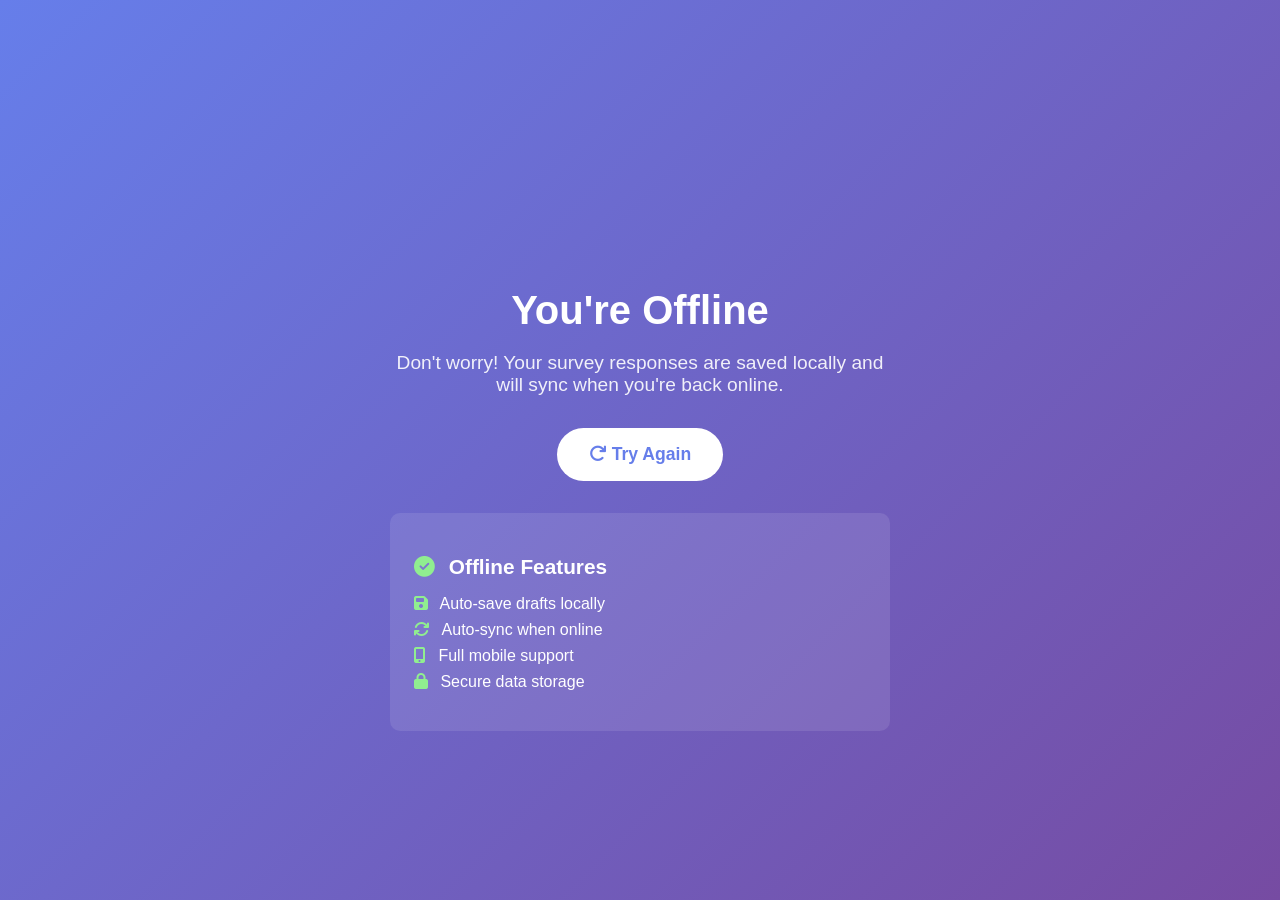
<file: survey-runtime/inst/www/offline.html>
<!DOCTYPE html>
<html lang="en">
<head>
    <meta charset="UTF-8">
    <meta name="viewport" content="width=device-width, initial-scale=1.0">
    <title>Offline - NomadForms</title>
    <link rel="stylesheet" href="https://cdnjs.cloudflare.com/ajax/libs/font-awesome/6.4.0/css/all.min.css" />
    <style>
        body {
            font-family: 'Segoe UI', Roboto, 'Helvetica Neue', Arial, sans-serif;
            display: flex;
            align-items: center;
            justify-content: center;
            min-height: 100vh;
            margin: 0;
            background: linear-gradient(135deg, #667eea 0%, #764ba2 100%);
            color: white;
        }
        .offline-container {
            text-align: center;
            padding: 2rem;
            max-width: 500px;
        }
        .offline-icon {
            font-size: 5rem;
            margin-bottom: 1rem;
            animation: pulse 2s infinite;
        }
        @keyframes pulse {
            0%, 100% { opacity: 1; }
            50% { opacity: 0.5; }
        }
        h1 {
            font-size: 2.5rem;
            margin-bottom: 1rem;
        }
        p {
            font-size: 1.2rem;
            margin-bottom: 2rem;
            opacity: 0.9;
        }
        .retry-button {
            background: white;
            color: #667eea;
            border: none;
            padding: 1rem 2rem;
            font-size: 1.1rem;
            font-weight: bold;
            border-radius: 50px;
            cursor: pointer;
            transition: transform 0.2s;
        }
        .retry-button:hover {
            transform: scale(1.05);
        }
        .feature-list {
            margin-top: 2rem;
            text-align: left;
            background: rgba(255, 255, 255, 0.1);
            padding: 1.5rem;
            border-radius: 10px;
        }
        .feature-list h2 {
            font-size: 1.3rem;
            margin-bottom: 1rem;
        }
        .feature-list ul {
            list-style: none;
            padding: 0;
        }
        .feature-list li {
            margin-bottom: 0.5rem;
        }
        .feature-list i {
            margin-right: 0.5rem;
            color: #90ee90;
        }
    </style>
</head>
<body>
    <div class="offline-container">
        <div class="offline-icon">
            <i class="fas fa-wifi-slash"></i>
        </div>
        <h1>You're Offline</h1>
        <p>Don't worry! Your survey responses are saved locally and will sync when you're back online.</p>
        
        <button class="retry-button" onclick="window.location.reload()">
            <i class="fas fa-redo"></i> Try Again
        </button>
        
        <div class="feature-list">
            <h2><i class="fas fa-check-circle"></i> Offline Features</h2>
            <ul>
                <li><i class="fas fa-save"></i> Auto-save drafts locally</li>
                <li><i class="fas fa-sync"></i> Auto-sync when online</li>
                <li><i class="fas fa-mobile-alt"></i> Full mobile support</li>
                <li><i class="fas fa-lock"></i> Secure data storage</li>
            </ul>
        </div>
    </div>
    
    <script>
        // Check online status every 3 seconds
        setInterval(() => {
            if (navigator.onLine) {
                window.location.reload();
            }
        }, 3000);
    </script>
</body>
</html>
</file>
<file: examples/demo-survey/survey_files/libs/quarto-html/tippy.css>
.tippy-box[data-animation=fade][data-state=hidden]{opacity:0}[data-tippy-root]{max-width:calc(100vw - 10px)}.tippy-box{position:relative;background-color:#333;color:#fff;border-radius:4px;font-size:14px;line-height:1.4;white-space:normal;outline:0;transition-property:transform,visibility,opacity}.tippy-box[data-placement^=top]>.tippy-arrow{bottom:0}.tippy-box[data-placement^=top]>.tippy-arrow:before{bottom:-7px;left:0;border-width:8px 8px 0;border-top-color:initial;transform-origin:center top}.tippy-box[data-placement^=bottom]>.tippy-arrow{top:0}.tippy-box[data-placement^=bottom]>.tippy-arrow:before{top:-7px;left:0;border-width:0 8px 8px;border-bottom-color:initial;transform-origin:center bottom}.tippy-box[data-placement^=left]>.tippy-arrow{right:0}.tippy-box[data-placement^=left]>.tippy-arrow:before{border-width:8px 0 8px 8px;border-left-color:initial;right:-7px;transform-origin:center left}.tippy-box[data-placement^=right]>.tippy-arrow{left:0}.tippy-box[data-placement^=right]>.tippy-arrow:before{left:-7px;border-width:8px 8px 8px 0;border-right-color:initial;transform-origin:center right}.tippy-box[data-inertia][data-state=visible]{transition-timing-function:cubic-bezier(.54,1.5,.38,1.11)}.tippy-arrow{width:16px;height:16px;color:#333}.tippy-arrow:before{content:"";position:absolute;border-color:transparent;border-style:solid}.tippy-content{position:relative;padding:5px 9px;z-index:1}
</file>
<file: examples/demo-survey/survey_files/libs/quarto-html/light-border.css>
.tippy-box[data-theme~=light-border]{background-color:#fff;background-clip:padding-box;border:1px solid rgba(0,8,16,.15);color:#333;box-shadow:0 4px 14px -2px rgba(0,8,16,.08)}.tippy-box[data-theme~=light-border]>.tippy-backdrop{background-color:#fff}.tippy-box[data-theme~=light-border]>.tippy-arrow:after,.tippy-box[data-theme~=light-border]>.tippy-svg-arrow:after{content:"";position:absolute;z-index:-1}.tippy-box[data-theme~=light-border]>.tippy-arrow:after{border-color:transparent;border-style:solid}.tippy-box[data-theme~=light-border][data-placement^=top]>.tippy-arrow:before{border-top-color:#fff}.tippy-box[data-theme~=light-border][data-placement^=top]>.tippy-arrow:after{border-top-color:rgba(0,8,16,.2);border-width:7px 7px 0;top:17px;left:1px}.tippy-box[data-theme~=light-border][data-placement^=top]>.tippy-svg-arrow>svg{top:16px}.tippy-box[data-theme~=light-border][data-placement^=top]>.tippy-svg-arrow:after{top:17px}.tippy-box[data-theme~=light-border][data-placement^=bottom]>.tippy-arrow:before{border-bottom-color:#fff;bottom:16px}.tippy-box[data-theme~=light-border][data-placement^=bottom]>.tippy-arrow:after{border-bottom-color:rgba(0,8,16,.2);border-width:0 7px 7px;bottom:17px;left:1px}.tippy-box[data-theme~=light-border][data-placement^=bottom]>.tippy-svg-arrow>svg{bottom:16px}.tippy-box[data-theme~=light-border][data-placement^=bottom]>.tippy-svg-arrow:after{bottom:17px}.tippy-box[data-theme~=light-border][data-placement^=left]>.tippy-arrow:before{border-left-color:#fff}.tippy-box[data-theme~=light-border][data-placement^=left]>.tippy-arrow:after{border-left-color:rgba(0,8,16,.2);border-width:7px 0 7px 7px;left:17px;top:1px}.tippy-box[data-theme~=light-border][data-placement^=left]>.tippy-svg-arrow>svg{left:11px}.tippy-box[data-theme~=light-border][data-placement^=left]>.tippy-svg-arrow:after{left:12px}.tippy-box[data-theme~=light-border][data-placement^=right]>.tippy-arrow:before{border-right-color:#fff;right:16px}.tippy-box[data-theme~=light-border][data-placement^=right]>.tippy-arrow:after{border-width:7px 7px 7px 0;right:17px;top:1px;border-right-color:rgba(0,8,16,.2)}.tippy-box[data-theme~=light-border][data-placement^=right]>.tippy-svg-arrow>svg{right:11px}.tippy-box[data-theme~=light-border][data-placement^=right]>.tippy-svg-arrow:after{right:12px}.tippy-box[data-theme~=light-border]>.tippy-svg-arrow{fill:#fff}.tippy-box[data-theme~=light-border]>.tippy-svg-arrow:after{background-image:url([data-uri]);background-size:16px 6px;width:16px;height:6px}
</file>
<file: examples/demo-survey/survey_files/libs/quarto-html/quarto-syntax-highlighting-e1a5c8363afafaef2c763b6775fbf3ca.css>
/* quarto syntax highlight colors */
:root {
  --quarto-hl-ot-color: #003B4F;
  --quarto-hl-at-color: #657422;
  --quarto-hl-ss-color: #20794D;
  --quarto-hl-an-color: #5E5E5E;
  --quarto-hl-fu-color: #4758AB;
  --quarto-hl-st-color: #20794D;
  --quarto-hl-cf-color: #003B4F;
  --quarto-hl-op-color: #5E5E5E;
  --quarto-hl-er-color: #AD0000;
  --quarto-hl-bn-color: #AD0000;
  --quarto-hl-al-color: #AD0000;
  --quarto-hl-va-color: #111111;
  --quarto-hl-bu-color: inherit;
  --quarto-hl-ex-color: inherit;
  --quarto-hl-pp-color: #AD0000;
  --quarto-hl-in-color: #5E5E5E;
  --quarto-hl-vs-color: #20794D;
  --quarto-hl-wa-color: #5E5E5E;
  --quarto-hl-do-color: #5E5E5E;
  --quarto-hl-im-color: #00769E;
  --quarto-hl-ch-color: #20794D;
  --quarto-hl-dt-color: #AD0000;
  --quarto-hl-fl-color: #AD0000;
  --quarto-hl-co-color: #5E5E5E;
  --quarto-hl-cv-color: #5E5E5E;
  --quarto-hl-cn-color: #8f5902;
  --quarto-hl-sc-color: #5E5E5E;
  --quarto-hl-dv-color: #AD0000;
  --quarto-hl-kw-color: #003B4F;
}

/* other quarto variables */
:root {
  --quarto-font-monospace: SFMono-Regular, Menlo, Monaco, Consolas, "Liberation Mono", "Courier New", monospace;
}

/* syntax highlight based on Pandoc's rules */
pre > code.sourceCode > span {
  color: #003B4F;
}

code.sourceCode > span {
  color: #003B4F;
}

div.sourceCode,
div.sourceCode pre.sourceCode {
  color: #003B4F;
}

/* Normal */
code span {
  color: #003B4F;
}

/* Alert */
code span.al {
  color: #AD0000;
  font-style: inherit;
}

/* Annotation */
code span.an {
  color: #5E5E5E;
  font-style: inherit;
}

/* Attribute */
code span.at {
  color: #657422;
  font-style: inherit;
}

/* BaseN */
code span.bn {
  color: #AD0000;
  font-style: inherit;
}

/* BuiltIn */
code span.bu {
  font-style: inherit;
}

/* ControlFlow */
code span.cf {
  color: #003B4F;
  font-weight: bold;
  font-style: inherit;
}

/* Char */
code span.ch {
  color: #20794D;
  font-style: inherit;
}

/* Constant */
code span.cn {
  color: #8f5902;
  font-style: inherit;
}

/* Comment */
code span.co {
  color: #5E5E5E;
  font-style: inherit;
}

/* CommentVar */
code span.cv {
  color: #5E5E5E;
  font-style: italic;
}

/* Documentation */
code span.do {
  color: #5E5E5E;
  font-style: italic;
}

/* DataType */
code span.dt {
  color: #AD0000;
  font-style: inherit;
}

/* DecVal */
code span.dv {
  color: #AD0000;
  font-style: inherit;
}

/* Error */
code span.er {
  color: #AD0000;
  font-style: inherit;
}

/* Extension */
code span.ex {
  font-style: inherit;
}

/* Float */
code span.fl {
  color: #AD0000;
  font-style: inherit;
}

/* Function */
code span.fu {
  color: #4758AB;
  font-style: inherit;
}

/* Import */
code span.im {
  color: #00769E;
  font-style: inherit;
}

/* Information */
code span.in {
  color: #5E5E5E;
  font-style: inherit;
}

/* Keyword */
code span.kw {
  color: #003B4F;
  font-weight: bold;
  font-style: inherit;
}

/* Operator */
code span.op {
  color: #5E5E5E;
  font-style: inherit;
}

/* Other */
code span.ot {
  color: #003B4F;
  font-style: inherit;
}

/* Preprocessor */
code span.pp {
  color: #AD0000;
  font-style: inherit;
}

/* SpecialChar */
code span.sc {
  color: #5E5E5E;
  font-style: inherit;
}

/* SpecialString */
code span.ss {
  color: #20794D;
  font-style: inherit;
}

/* String */
code span.st {
  color: #20794D;
  font-style: inherit;
}

/* Variable */
code span.va {
  color: #111111;
  font-style: inherit;
}

/* VerbatimString */
code span.vs {
  color: #20794D;
  font-style: inherit;
}

/* Warning */
code span.wa {
  color: #5E5E5E;
  font-style: italic;
}

.prevent-inlining {
  content: "</";
}

/*# sourceMappingURL=c735b2cac6c846c1abc72f5ce1520814.css.map */
</file>
<file: survey-runtime/inst/www/nomadforms.css>
/* NomadForms - Modern, Clean Design */

/* Modern Color Palette */
:root {
  --primary: #6366f1;          /* Indigo - professional, trustworthy */
  --primary-dark: #4f46e5;
  --primary-light: #818cf8;
  --secondary: #8b5cf6;         /* Purple accent */
  --success: #10b981;          /* Green */
  --error: #ef4444;            /* Red */
  --warning: #f59e0b;          /* Amber */
  
  /* Neutral grays */
  --gray-50: #f9fafb;
  --gray-100: #f3f4f6;
  --gray-200: #e5e7eb;
  --gray-300: #d1d5db;
  --gray-400: #9ca3af;
  --gray-500: #6b7280;
  --gray-600: #4b5563;
  --gray-700: #374151;
  --gray-800: #1f2937;
  --gray-900: #111827;
  
  /* Backgrounds */
  --bg-primary: #ffffff;
  --bg-secondary: #f9fafb;
  --bg-tertiary: #f3f4f6;
  
  /* Text */
  --text-primary: #111827;
  --text-secondary: #4b5563;
  --text-tertiary: #6b7280;
  
  /* Borders */
  --border-light: #e5e7eb;
  --border-medium: #d1d5db;
  
  /* Shadows */
  --shadow-sm: 0 1px 2px 0 rgba(0, 0, 0, 0.05);
  --shadow: 0 1px 3px 0 rgba(0, 0, 0, 0.1), 0 1px 2px 0 rgba(0, 0, 0, 0.06);
  --shadow-md: 0 4px 6px -1px rgba(0, 0, 0, 0.1), 0 2px 4px -1px rgba(0, 0, 0, 0.06);
  --shadow-lg: 0 10px 15px -3px rgba(0, 0, 0, 0.1), 0 4px 6px -2px rgba(0, 0, 0, 0.05);
  --shadow-xl: 0 20px 25px -5px rgba(0, 0, 0, 0.1), 0 10px 10px -5px rgba(0, 0, 0, 0.04);
}

/* Base Styles */
* {
  box-sizing: border-box;
}

body {
  font-family: -apple-system, BlinkMacSystemFont, "Segoe UI", Roboto, "Helvetica Neue", Arial, sans-serif;
  color: var(--text-primary);
  line-height: 1.6;
  margin: 0;
  padding: 0;
  background: linear-gradient(135deg, #f9fafb 0%, #f3f4f6 100%);
  min-height: 100vh;
  -webkit-font-smoothing: antialiased;
  -moz-osx-font-smoothing: grayscale;
}

/* Container */
.container {
  max-width: 100%;
  margin: 0 auto;
  padding: 1.5rem;
  min-height: 100vh;
}

@media (min-width: 640px) {
  .container {
    padding: 2rem;
  }
}

@media (min-width: 768px) {
  .container {
    max-width: 720px;
    padding: 3rem 2rem;
  }
}

@media (min-width: 1024px) {
  .container {
    max-width: 900px;
  }
}

/* Survey Header - Clean, Modern */
.survey-header {
  background: linear-gradient(135deg, var(--primary) 0%, var(--primary-dark) 100%);
  color: white;
  padding: 2rem 1.5rem;
  margin: -1.5rem -1.5rem 2rem -1.5rem;
  border-radius: 0;
  box-shadow: var(--shadow-lg);
  position: relative;
  overflow: hidden;
}

.survey-header::before {
  content: '';
  position: absolute;
  top: 0;
  left: 0;
  right: 0;
  bottom: 0;
  background: linear-gradient(135deg, rgba(255, 255, 255, 0.1) 0%, transparent 100%);
  pointer-events: none;
}

@media (min-width: 768px) {
  .survey-header {
    margin: -3rem -2rem 3rem -2rem;
    padding: 3rem 2rem;
    border-radius: 0 0 1rem 1rem;
  }
}

.survey-header h1 {
  margin: 0;
  font-size: 1.75rem;
  font-weight: 700;
  line-height: 1.2;
  position: relative;
  z-index: 1;
  letter-spacing: -0.025em;
}

@media (min-width: 768px) {
  .survey-header h1 {
    font-size: 2.25rem;
  }
}

.survey-header p {
  margin: 0.75rem 0 0 0;
  opacity: 0.95;
  font-size: 1rem;
  position: relative;
  z-index: 1;
}

/* Section Headers */
h2 {
  color: var(--text-primary);
  font-size: 1.5rem;
  font-weight: 600;
  margin: 2.5rem 0 1.5rem 0;
  padding-bottom: 0.75rem;
  border-bottom: 2px solid var(--border-light);
  letter-spacing: -0.015em;
}

h2:first-of-type {
  margin-top: 0;
}

h2 i {
  color: var(--primary);
  margin-right: 0.5rem;
}

/* Form Groups - Modern Card Design */
.form-group {
  background: var(--bg-primary);
  padding: 1.5rem;
  margin-bottom: 1.25rem;
  border-radius: 0.75rem;
  border: 1px solid var(--border-light);
  box-shadow: var(--shadow-sm);
  transition: all 0.2s ease;
}

.form-group:hover {
  box-shadow: var(--shadow);
  border-color: var(--border-medium);
}

.form-group:focus-within {
  border-color: var(--primary);
  box-shadow: 0 0 0 3px rgba(99, 102, 241, 0.1), var(--shadow);
}

@media (min-width: 768px) {
  .form-group {
    padding: 1.75rem;
  }
}

/* Labels - Clean Typography */
label {
  display: block;
  font-weight: 600;
  margin-bottom: 0.75rem;
  font-size: 0.9375rem;
  color: var(--text-primary);
  letter-spacing: -0.01em;
}

label span.required-star {
  color: var(--error);
  margin-left: 0.25rem;
  font-weight: 700;
}

/* Input Fields - Modern Style */
input[type="text"],
input[type="number"],
input[type="email"],
input[type="date"],
input[type="tel"],
input[type="url"],
select,
textarea {
  width: 100%;
  padding: 0.875rem 1rem;
  font-size: 1rem;
  font-family: inherit;
  color: var(--text-primary);
  background: var(--bg-primary);
  border: 2px solid var(--border-light);
  border-radius: 0.5rem;
  transition: all 0.2s ease;
  box-sizing: border-box;
  font-size: 16px; /* Prevent iOS zoom */
}

input[type="text"]:hover,
input[type="number"]:hover,
input[type="email"]:hover,
select:hover,
textarea:hover {
  border-color: var(--border-medium);
}

input[type="text"]:focus,
input[type="number"]:focus,
input[type="email"]:focus,
input[type="date"]:focus,
input[type="tel"]:focus,
input[type="url"]:focus,
select:focus,
textarea:focus {
  outline: none;
  border-color: var(--primary);
  box-shadow: 0 0 0 3px rgba(99, 102, 241, 0.1);
}

input::placeholder,
textarea::placeholder {
  color: var(--text-tertiary);
  opacity: 0.7;
}

/* Textarea */
textarea {
  min-height: 120px;
  resize: vertical;
  line-height: 1.6;
}

/* Select Dropdown */
select {
  cursor: pointer;
  background-image: url("data:image/svg+xml,%3Csvg xmlns='http://www.w3.org/2000/svg' width='12' height='12' viewBox='0 0 12 12'%3E%3Cpath fill='%236b7280' d='M6 9L1 4h10z'/%3E%3C/svg%3E");
  background-repeat: no-repeat;
  background-position: right 0.75rem center;
  background-size: 1em;
  padding-right: 2.5rem;
  appearance: none;
}

/* Radio & Checkbox - Modern Touch-Friendly */
.shiny-options-group {
  display: flex;
  flex-direction: column;
  gap: 0.5rem;
  margin-top: 0.5rem;
}

.shiny-options-group label {
  display: flex;
  align-items: center;
  padding: 1rem 1.25rem;
  margin: 0;
  font-weight: 500;
  font-size: 0.9375rem;
  color: var(--text-primary);
  background: var(--bg-secondary);
  border: 2px solid var(--border-light);
  border-radius: 0.5rem;
  cursor: pointer;
  transition: all 0.2s ease;
  min-height: 48px; /* Touch-friendly */
  user-select: none;
}

.shiny-options-group label:hover {
  background: var(--gray-50);
  border-color: var(--border-medium);
  transform: translateY(-1px);
  box-shadow: var(--shadow-sm);
}

.shiny-options-group input[type="radio"],
.shiny-options-group input[type="checkbox"] {
  width: 1.25rem;
  height: 1.25rem;
  margin: 0;
  margin-right: 0.875rem;
  cursor: pointer;
  flex-shrink: 0;
  accent-color: var(--primary);
}

.shiny-options-group input[type="radio"]:checked + span,
.shiny-options-group input[type="checkbox"]:checked + span {
  color: var(--primary);
  font-weight: 600;
}

.shiny-options-group input[type="radio"]:checked ~ label,
.shiny-options-group input[type="checkbox"]:checked ~ label {
  background: rgba(99, 102, 241, 0.05);
  border-color: var(--primary);
}

/* Buttons - Modern & Polished */
button,
.btn,
.actionButton {
  padding: 0.875rem 1.75rem;
  font-size: 1rem;
  font-weight: 600;
  font-family: inherit;
  border: none;
  border-radius: 0.5rem;
  cursor: pointer;
  transition: all 0.2s ease;
  min-height: 48px;
  min-width: 48px;
  display: inline-flex;
  align-items: center;
  justify-content: center;
  gap: 0.5rem;
  letter-spacing: -0.01em;
  text-decoration: none;
}

.btn-primary,
button.btn-primary {
  background: linear-gradient(135deg, var(--primary) 0%, var(--primary-dark) 100%);
  color: white;
  box-shadow: var(--shadow-md);
}

.btn-primary:hover,
button.btn-primary:hover {
  background: linear-gradient(135deg, var(--primary-dark) 0%, var(--primary) 100%);
  transform: translateY(-2px);
  box-shadow: var(--shadow-lg);
}

.btn-primary:active,
button.btn-primary:active {
  transform: translateY(0);
  box-shadow: var(--shadow);
}

.btn-secondary,
button.btn-secondary {
  background: var(--bg-primary);
  color: var(--text-primary);
  border: 2px solid var(--border-medium);
  box-shadow: var(--shadow-sm);
}

.btn-secondary:hover,
button.btn-secondary:hover {
  background: var(--bg-secondary);
  border-color: var(--border-light);
  transform: translateY(-1px);
  box-shadow: var(--shadow);
}

.btn-success,
button.btn-success {
  background: var(--success);
  color: white;
  box-shadow: var(--shadow-md);
}

.btn-success:hover,
button.btn-success:hover {
  background: #059669;
  transform: translateY(-2px);
  box-shadow: var(--shadow-lg);
}

/* Full width on mobile */
@media (max-width: 767px) {
  button,
  .btn {
    width: 100%;
  }
  
  button + button,
  .btn + .btn {
    margin-top: 0.75rem;
  }
}

@media (min-width: 768px) {
  button,
  .btn {
    width: auto;
  }
  
  button + button,
  .btn + .btn {
    margin-top: 0;
    margin-left: 0.75rem;
  }
}

/* Help Text */
.help-text,
p.help-text {
  color: var(--text-tertiary);
  font-size: 0.875rem;
  margin-top: 0.5rem;
  line-height: 1.5;
  font-style: normal;
}

/* Progress Bar */
.progress-bar {
  width: 100%;
  height: 8px;
  background: var(--gray-200);
  border-radius: 10px;
  margin-bottom: 2rem;
  overflow: hidden;
  box-shadow: inset 0 2px 4px rgba(0, 0, 0, 0.06);
}

.progress-fill {
  height: 100%;
  background: linear-gradient(90deg, var(--primary) 0%, var(--primary-light) 100%);
  transition: width 0.4s ease;
  border-radius: 10px;
  position: relative;
  box-shadow: 0 0 10px rgba(99, 102, 241, 0.3);
}

.progress-fill::after {
  content: '';
  position: absolute;
  top: 0;
  left: 0;
  bottom: 0;
  right: 0;
  background: linear-gradient(
    90deg,
    rgba(255, 255, 255, 0) 0%,
    rgba(255, 255, 255, 0.4) 50%,
    rgba(255, 255, 255, 0) 100%
  );
  animation: shimmer 2s infinite;
}

@keyframes shimmer {
  0% { transform: translateX(-100%); }
  100% { transform: translateX(100%); }
}

/* Connection Status */
#connection-status,
#offline-status {
  text-align: center;
  padding: 0.875rem 1.25rem;
  margin-bottom: 1.5rem;
  border-radius: 0.5rem;
  font-weight: 500;
  font-size: 0.875rem;
  display: flex;
  align-items: center;
  justify-content: center;
  gap: 0.5rem;
  box-shadow: var(--shadow-sm);
}

#connection-status {
  background: rgba(16, 185, 129, 0.1);
  color: #047857;
  border: 1px solid rgba(16, 185, 129, 0.2);
}

#offline-status {
  background: rgba(245, 158, 11, 0.1);
  color: #92400e;
  border: 1px solid rgba(245, 158, 11, 0.2);
}

/* Notifications */
.shiny-notification {
  position: fixed;
  top: 1.5rem;
  right: 1.5rem;
  left: 1.5rem;
  max-width: calc(100% - 3rem);
  padding: 1rem 1.25rem;
  border-radius: 0.75rem;
  box-shadow: var(--shadow-xl);
  z-index: 1000;
  font-weight: 500;
  backdrop-filter: blur(10px);
}

@media (min-width: 768px) {
  .shiny-notification {
    left: auto;
    max-width: 400px;
  }
}

.shiny-notification-message {
  background: var(--success);
  color: white;
}

.shiny-notification-error {
  background: var(--error);
  color: white;
}

/* Slider */
input[type="range"] {
  width: 100%;
  height: 6px;
  background: var(--gray-200);
  border-radius: 3px;
  outline: none;
  -webkit-appearance: none;
  margin: 1rem 0;
}

input[type="range"]::-webkit-slider-thumb {
  -webkit-appearance: none;
  appearance: none;
  width: 20px;
  height: 20px;
  background: var(--primary);
  border-radius: 50%;
  cursor: pointer;
  box-shadow: var(--shadow-md);
  transition: all 0.2s ease;
}

input[type="range"]::-webkit-slider-thumb:hover {
  transform: scale(1.1);
  box-shadow: var(--shadow-lg);
}

input[type="range"]::-moz-range-thumb {
  width: 20px;
  height: 20px;
  background: var(--primary);
  border-radius: 50%;
  cursor: pointer;
  border: none;
  box-shadow: var(--shadow-md);
  transition: all 0.2s ease;
}

input[type="range"]::-moz-range-thumb:hover {
  transform: scale(1.1);
  box-shadow: var(--shadow-lg);
}

/* Footer */
.survey-footer {
  text-align: center;
  padding: 2.5rem 1.5rem;
  margin-top: 3rem;
  color: var(--text-secondary);
  font-size: 0.875rem;
  border-top: 1px solid var(--border-light);
}

.survey-footer strong {
  color: var(--primary);
  font-weight: 600;
}

.survey-footer em {
  color: var(--text-tertiary);
  font-style: normal;
}

/* Accessibility */
.sr-only {
  position: absolute;
  width: 1px;
  height: 1px;
  padding: 0;
  margin: -1px;
  overflow: hidden;
  clip: rect(0, 0, 0, 0);
  white-space: nowrap;
  border-width: 0;
}

/* Loading States */
.loading {
  display: flex;
  align-items: center;
  justify-content: center;
  padding: 3rem;
}

.spinner {
  border: 3px solid var(--gray-200);
  border-top: 3px solid var(--primary);
  border-radius: 50%;
  width: 2.5rem;
  height: 2.5rem;
  animation: spin 0.8s linear infinite;
}

@keyframes spin {
  0% { transform: rotate(0deg); }
  100% { transform: rotate(360deg); }
}

/* Print Styles */
@media print {
  body {
    background: white;
  }
  
  .survey-header {
    background: white !important;
    color: black !important;
    box-shadow: none !important;
  }
  
  button,
  .btn {
    display: none;
  }
  
  .form-group {
    break-inside: avoid;
    box-shadow: none;
    border: 1px solid #ddd;
  }
}

/* Smooth Scrolling */
html {
  scroll-behavior: smooth;
}

/* Focus Visible for Accessibility */
*:focus-visible {
  outline: 2px solid var(--primary);
  outline-offset: 2px;
}

/* Remove default button focus */
button:focus:not(:focus-visible) {
  outline: none;
}
</file>
<file: examples/demo-survey/survey_files/libs/quarto-html/quarto-html-435ba6093e6f0817aa7405139811e7b1.min.css>
.top-right{position:absolute;top:1em;right:1em}.visually-hidden{border:0;clip:rect(0 0 0 0);height:auto;margin:0;overflow:hidden;padding:0;position:absolute;width:1px;white-space:nowrap}.hidden{display:none !important}.zindex-bottom{z-index:-1 !important}figure.figure{display:block}.quarto-layout-panel{margin-bottom:1em}.quarto-layout-panel>figure{width:100%}.quarto-layout-panel>figure>figcaption,.quarto-layout-panel>.panel-caption{margin-top:10pt}.quarto-layout-panel>.table-caption{margin-top:0px}.table-caption p{margin-bottom:.5em}.quarto-layout-row{display:flex;flex-direction:row;align-items:flex-start}.quarto-layout-valign-top{align-items:flex-start}.quarto-layout-valign-bottom{align-items:flex-end}.quarto-layout-valign-center{align-items:center}.quarto-layout-cell{position:relative;margin-right:20px}.quarto-layout-cell:last-child{margin-right:0}.quarto-layout-cell figure,.quarto-layout-cell>p{margin:.2em}.quarto-layout-cell img{max-width:100%}.quarto-layout-cell .html-widget{width:100% !important}.quarto-layout-cell div figure p{margin:0}.quarto-layout-cell figure{display:block;margin-inline-start:0;margin-inline-end:0}.quarto-layout-cell table{display:inline-table}.quarto-layout-cell-subref figcaption,figure .quarto-layout-row figure figcaption{text-align:center;font-style:italic}.quarto-figure{position:relative;margin-bottom:1em}.quarto-figure>figure{width:100%;margin-bottom:0}.quarto-figure-left>figure>p,.quarto-figure-left>figure>div{text-align:left}.quarto-figure-center>figure>p,.quarto-figure-center>figure>div{text-align:center}.quarto-figure-right>figure>p,.quarto-figure-right>figure>div{text-align:right}.quarto-figure>figure>div.cell-annotation,.quarto-figure>figure>div code{text-align:left}figure>p:empty{display:none}figure>p:first-child{margin-top:0;margin-bottom:0}figure>figcaption.quarto-float-caption-bottom{margin-bottom:.5em}figure>figcaption.quarto-float-caption-top{margin-top:.5em}div[id^=tbl-]{position:relative}.quarto-figure>.anchorjs-link{position:absolute;top:.6em;right:.5em}div[id^=tbl-]>.anchorjs-link{position:absolute;top:.7em;right:.3em}.quarto-figure:hover>.anchorjs-link,div[id^=tbl-]:hover>.anchorjs-link,h2:hover>.anchorjs-link,h3:hover>.anchorjs-link,h4:hover>.anchorjs-link,h5:hover>.anchorjs-link,h6:hover>.anchorjs-link,.reveal-anchorjs-link>.anchorjs-link{opacity:1}#title-block-header{margin-block-end:1rem;position:relative;margin-top:-1px}#title-block-header .abstract{margin-block-start:1rem}#title-block-header .abstract .abstract-title{font-weight:600}#title-block-header a{text-decoration:none}#title-block-header .author,#title-block-header .date,#title-block-header .doi{margin-block-end:.2rem}#title-block-header .quarto-title-block>div{display:flex}#title-block-header .quarto-title-block>div>h1{flex-grow:1}#title-block-header .quarto-title-block>div>button{flex-shrink:0;height:2.25rem;margin-top:0}tr.header>th>p:last-of-type{margin-bottom:0px}table,table.table{margin-top:.5rem;margin-bottom:.5rem}caption,.table-caption{padding-top:.5rem;padding-bottom:.5rem;text-align:center}figure.quarto-float-tbl figcaption.quarto-float-caption-top{margin-top:.5rem;margin-bottom:.25rem;text-align:center}figure.quarto-float-tbl figcaption.quarto-float-caption-bottom{padding-top:.25rem;margin-bottom:.5rem;text-align:center}.utterances{max-width:none;margin-left:-8px}iframe{margin-bottom:1em}details{margin-bottom:1em}details[show]{margin-bottom:0}details>summary{color:rgb(110.5,110.5,110.5)}details>summary>p:only-child{display:inline}pre.sourceCode,code.sourceCode{position:relative}dd code:not(.sourceCode),p code:not(.sourceCode){white-space:pre-wrap}code{white-space:pre}@media print{code{white-space:pre-wrap}}pre>code{display:block}pre>code.sourceCode{white-space:pre}pre>code.sourceCode>span>a:first-child::before{text-decoration:none}pre.code-overflow-wrap>code.sourceCode{white-space:pre-wrap}pre.code-overflow-scroll>code.sourceCode{white-space:pre}code a:any-link{color:inherit;text-decoration:none}code a:hover{color:inherit;text-decoration:underline}ul.task-list{padding-left:1em}[data-tippy-root]{display:inline-block}.tippy-content .footnote-back{display:none}.footnote-back{margin-left:.2em}.tippy-content{overflow-x:auto}.quarto-embedded-source-code{display:none}.quarto-unresolved-ref{font-weight:600}.quarto-cover-image{max-width:35%;float:right;margin-left:30px}.cell-output-display .widget-subarea{margin-bottom:1em}.cell-output-display:not(.no-overflow-x),.knitsql-table:not(.no-overflow-x){overflow-x:auto}.panel-input{margin-bottom:1em}.panel-input>div,.panel-input>div>div{display:inline-block;vertical-align:top;padding-right:12px}.panel-input>p:last-child{margin-bottom:0}.layout-sidebar{margin-bottom:1em}.layout-sidebar .tab-content{border:none}.tab-content>.page-columns.active{display:grid}div.sourceCode>iframe{width:100%;height:300px;margin-bottom:-0.5em}a{text-underline-offset:3px}.callout pre.sourceCode{padding-left:0}div.ansi-escaped-output{font-family:monospace;display:block}/*!
*
* ansi colors from IPython notebook's
*
* we also add `bright-[color]-` synonyms for the `-[color]-intense` classes since
* that seems to be what ansi_up emits
*
*/.ansi-black-fg{color:#3e424d}.ansi-black-bg{background-color:#3e424d}.ansi-black-intense-black,.ansi-bright-black-fg{color:#282c36}.ansi-black-intense-black,.ansi-bright-black-bg{background-color:#282c36}.ansi-red-fg{color:#e75c58}.ansi-red-bg{background-color:#e75c58}.ansi-red-intense-red,.ansi-bright-red-fg{color:#b22b31}.ansi-red-intense-red,.ansi-bright-red-bg{background-color:#b22b31}.ansi-green-fg{color:#00a250}.ansi-green-bg{background-color:#00a250}.ansi-green-intense-green,.ansi-bright-green-fg{color:#007427}.ansi-green-intense-green,.ansi-bright-green-bg{background-color:#007427}.ansi-yellow-fg{color:#ddb62b}.ansi-yellow-bg{background-color:#ddb62b}.ansi-yellow-intense-yellow,.ansi-bright-yellow-fg{color:#b27d12}.ansi-yellow-intense-yellow,.ansi-bright-yellow-bg{background-color:#b27d12}.ansi-blue-fg{color:#208ffb}.ansi-blue-bg{background-color:#208ffb}.ansi-blue-intense-blue,.ansi-bright-blue-fg{color:#0065ca}.ansi-blue-intense-blue,.ansi-bright-blue-bg{background-color:#0065ca}.ansi-magenta-fg{color:#d160c4}.ansi-magenta-bg{background-color:#d160c4}.ansi-magenta-intense-magenta,.ansi-bright-magenta-fg{color:#a03196}.ansi-magenta-intense-magenta,.ansi-bright-magenta-bg{background-color:#a03196}.ansi-cyan-fg{color:#60c6c8}.ansi-cyan-bg{background-color:#60c6c8}.ansi-cyan-intense-cyan,.ansi-bright-cyan-fg{color:#258f8f}.ansi-cyan-intense-cyan,.ansi-bright-cyan-bg{background-color:#258f8f}.ansi-white-fg{color:#c5c1b4}.ansi-white-bg{background-color:#c5c1b4}.ansi-white-intense-white,.ansi-bright-white-fg{color:#a1a6b2}.ansi-white-intense-white,.ansi-bright-white-bg{background-color:#a1a6b2}.ansi-default-inverse-fg{color:#fff}.ansi-default-inverse-bg{background-color:#000}.ansi-bold{font-weight:bold}.ansi-underline{text-decoration:underline}:root{--quarto-body-bg: #fff;--quarto-body-color: #222;--quarto-text-muted: rgb(110.5, 110.5, 110.5);--quarto-border-color: rgb(110.5, 110.5, 110.5);--quarto-border-width: 1px;--quarto-border-radius: 4px}table.gt_table{color:var(--quarto-body-color);font-size:1em;width:100%;background-color:rgba(0,0,0,0);border-top-width:inherit;border-bottom-width:inherit;border-color:var(--quarto-border-color)}table.gt_table th.gt_column_spanner_outer{color:var(--quarto-body-color);background-color:rgba(0,0,0,0);border-top-width:inherit;border-bottom-width:inherit;border-color:var(--quarto-border-color)}table.gt_table th.gt_col_heading{color:var(--quarto-body-color);font-weight:bold;background-color:rgba(0,0,0,0)}table.gt_table thead.gt_col_headings{border-bottom:1px solid currentColor;border-top-width:inherit;border-top-color:var(--quarto-border-color)}table.gt_table thead.gt_col_headings:not(:first-child){border-top-width:1px;border-top-color:var(--quarto-border-color)}table.gt_table td.gt_row{border-bottom-width:1px;border-bottom-color:var(--quarto-border-color);border-top-width:0px}table.gt_table tbody.gt_table_body{border-top-width:1px;border-bottom-width:1px;border-bottom-color:var(--quarto-border-color);border-top-color:currentColor}div.columns{display:initial;gap:initial}div.column{display:inline-block;overflow-x:initial;vertical-align:top;width:50%}.code-annotation-tip-content{word-wrap:break-word}.code-annotation-container-hidden{display:none !important}dl.code-annotation-container-grid{display:grid;grid-template-columns:min-content auto}dl.code-annotation-container-grid dt{grid-column:1}dl.code-annotation-container-grid dd{grid-column:2}pre.sourceCode.code-annotation-code{padding-right:0}code.sourceCode .code-annotation-anchor{z-index:100;position:relative;float:right;background-color:rgba(0,0,0,0)}input[type=checkbox]{margin-right:.5ch}:root{--mermaid-bg-color: #fff;--mermaid-edge-color: #999;--mermaid-node-fg-color: #222;--mermaid-fg-color: #222;--mermaid-fg-color--lighter: rgb(59.5, 59.5, 59.5);--mermaid-fg-color--lightest: #555555;--mermaid-font-family: sans-serif;--mermaid-label-bg-color: #fff;--mermaid-label-fg-color: #468;--mermaid-node-bg-color: rgba(68, 102, 136, 0.1);--mermaid-node-fg-color: #222}@media print{:root{font-size:11pt}#quarto-sidebar,#TOC,.nav-page{display:none}.page-columns .content{grid-column-start:page-start}.fixed-top{position:relative}.panel-caption,.figure-caption,figcaption{color:#666}}.code-copy-button{position:absolute;top:0;right:0;border:0;margin-top:5px;margin-right:5px;background-color:rgba(0,0,0,0);z-index:3}.code-copy-button-tooltip{font-size:.75em}pre.sourceCode:hover>.code-copy-button>.bi::before{display:inline-block;height:1rem;width:1rem;content:"";vertical-align:-0.125em;background-image:url('data:image/svg+xml,<svg xmlns="http://www.w3.org/2000/svg" width="16" height="16" fill="rgb(111, 111, 111)" viewBox="0 0 16 16"><path d="M4 1.5H3a2 2 0 0 0-2 2V14a2 2 0 0 0 2 2h10a2 2 0 0 0 2-2V3.5a2 2 0 0 0-2-2h-1v1h1a1 1 0 0 1 1 1V14a1 1 0 0 1-1 1H3a1 1 0 0 1-1-1V3.5a1 1 0 0 1 1-1h1v-1z"/><path d="M9.5 1a.5.5 0 0 1 .5.5v1a.5.5 0 0 1-.5.5h-3a.5.5 0 0 1-.5-.5v-1a.5.5 0 0 1 .5-.5h3zm-3-1A1.5 1.5 0 0 0 5 1.5v1A1.5 1.5 0 0 0 6.5 4h3A1.5 1.5 0 0 0 11 2.5v-1A1.5 1.5 0 0 0 9.5 0h-3z"/></svg>');background-repeat:no-repeat;background-size:1rem 1rem}pre.sourceCode:hover>.code-copy-button-checked>.bi::before{background-image:url('data:image/svg+xml,<svg xmlns="http://www.w3.org/2000/svg" width="16" height="16" fill="rgb(111, 111, 111)" viewBox="0 0 16 16"><path d="M13.854 3.646a.5.5 0 0 1 0 .708l-7 7a.5.5 0 0 1-.708 0l-3.5-3.5a.5.5 0 1 1 .708-.708L6.5 10.293l6.646-6.647a.5.5 0 0 1 .708 0z"/></svg>')}pre.sourceCode:hover>.code-copy-button:hover>.bi::before{background-image:url('data:image/svg+xml,<svg xmlns="http://www.w3.org/2000/svg" width="16" height="16" fill="rgb(13, 110, 253)" viewBox="0 0 16 16"><path d="M4 1.5H3a2 2 0 0 0-2 2V14a2 2 0 0 0 2 2h10a2 2 0 0 0 2-2V3.5a2 2 0 0 0-2-2h-1v1h1a1 1 0 0 1 1 1V14a1 1 0 0 1-1 1H3a1 1 0 0 1-1-1V3.5a1 1 0 0 1 1-1h1v-1z"/><path d="M9.5 1a.5.5 0 0 1 .5.5v1a.5.5 0 0 1-.5.5h-3a.5.5 0 0 1-.5-.5v-1a.5.5 0 0 1 .5-.5h3zm-3-1A1.5 1.5 0 0 0 5 1.5v1A1.5 1.5 0 0 0 6.5 4h3A1.5 1.5 0 0 0 11 2.5v-1A1.5 1.5 0 0 0 9.5 0h-3z"/></svg>')}pre.sourceCode:hover>.code-copy-button-checked:hover>.bi::before{background-image:url('data:image/svg+xml,<svg xmlns="http://www.w3.org/2000/svg" width="16" height="16" fill="rgb(13, 110, 253)"  viewBox="0 0 16 16"><path d="M13.854 3.646a.5.5 0 0 1 0 .708l-7 7a.5.5 0 0 1-.708 0l-3.5-3.5a.5.5 0 1 1 .708-.708L6.5 10.293l6.646-6.647a.5.5 0 0 1 .708 0z"/></svg>')}.panel-tabset [role=tablist]{border-bottom:1px solid #dee2e6;list-style:none;margin:0;padding:0;width:100%}.panel-tabset [role=tablist] *{-webkit-box-sizing:border-box;box-sizing:border-box}@media(min-width: 30em){.panel-tabset [role=tablist] li{display:inline-block}}.panel-tabset [role=tab]{border:1px solid rgba(0,0,0,0);border-top-color:#dee2e6;display:block;padding:.5em 1em;text-decoration:none}@media(min-width: 30em){.panel-tabset [role=tab]{border-top-color:rgba(0,0,0,0);display:inline-block;margin-bottom:-1px}}.panel-tabset [role=tab][aria-selected=true]{background-color:#dee2e6}@media(min-width: 30em){.panel-tabset [role=tab][aria-selected=true]{background-color:rgba(0,0,0,0);border:1px solid #dee2e6;border-bottom-color:#fff}}@media(min-width: 30em){.panel-tabset [role=tab]:hover:not([aria-selected=true]){border:1px solid #dee2e6}}.img-fluid{max-width:100%;height:auto}:root{--quarto-scss-export-body-bg: #fff;--quarto-scss-export-body-color: #222;--quarto-scss-export-text-muted: rgb(110.5, 110.5, 110.5);--quarto-scss-export-border-color: rgb(110.5, 110.5, 110.5);--quarto-scss-export-table-border-color: rgb(110.5, 110.5, 110.5);--quarto-scss-export-btn-code-copy-color: rgb(110.5, 110.5, 110.5);--quarto-scss-export-btn-code-copy-color-active: #0d6efd;--quarto-scss-export-primary: #468;--quarto-scss-export-secondary: #999;--quarto-scss-export-mermaid-bg-color: #fff;--quarto-scss-export-mermaid-edge-color: #999;--quarto-scss-export-mermaid-node-fg-color: #222;--quarto-scss-export-mermaid-fg-color: #222;--quarto-scss-export-mermaid-fg-color--lighter: rgb(59.5, 59.5, 59.5);--quarto-scss-export-mermaid-fg-color--lightest: #555555;--quarto-scss-export-mermaid-label-bg-color: #fff;--quarto-scss-export-mermaid-label-fg-color: #468;--quarto-scss-export-mermaid-node-bg-color: rgba(68, 102, 136, 0.1);--quarto-scss-export-tabset-border-color: rgb(222, 226, 230)}
</file>
